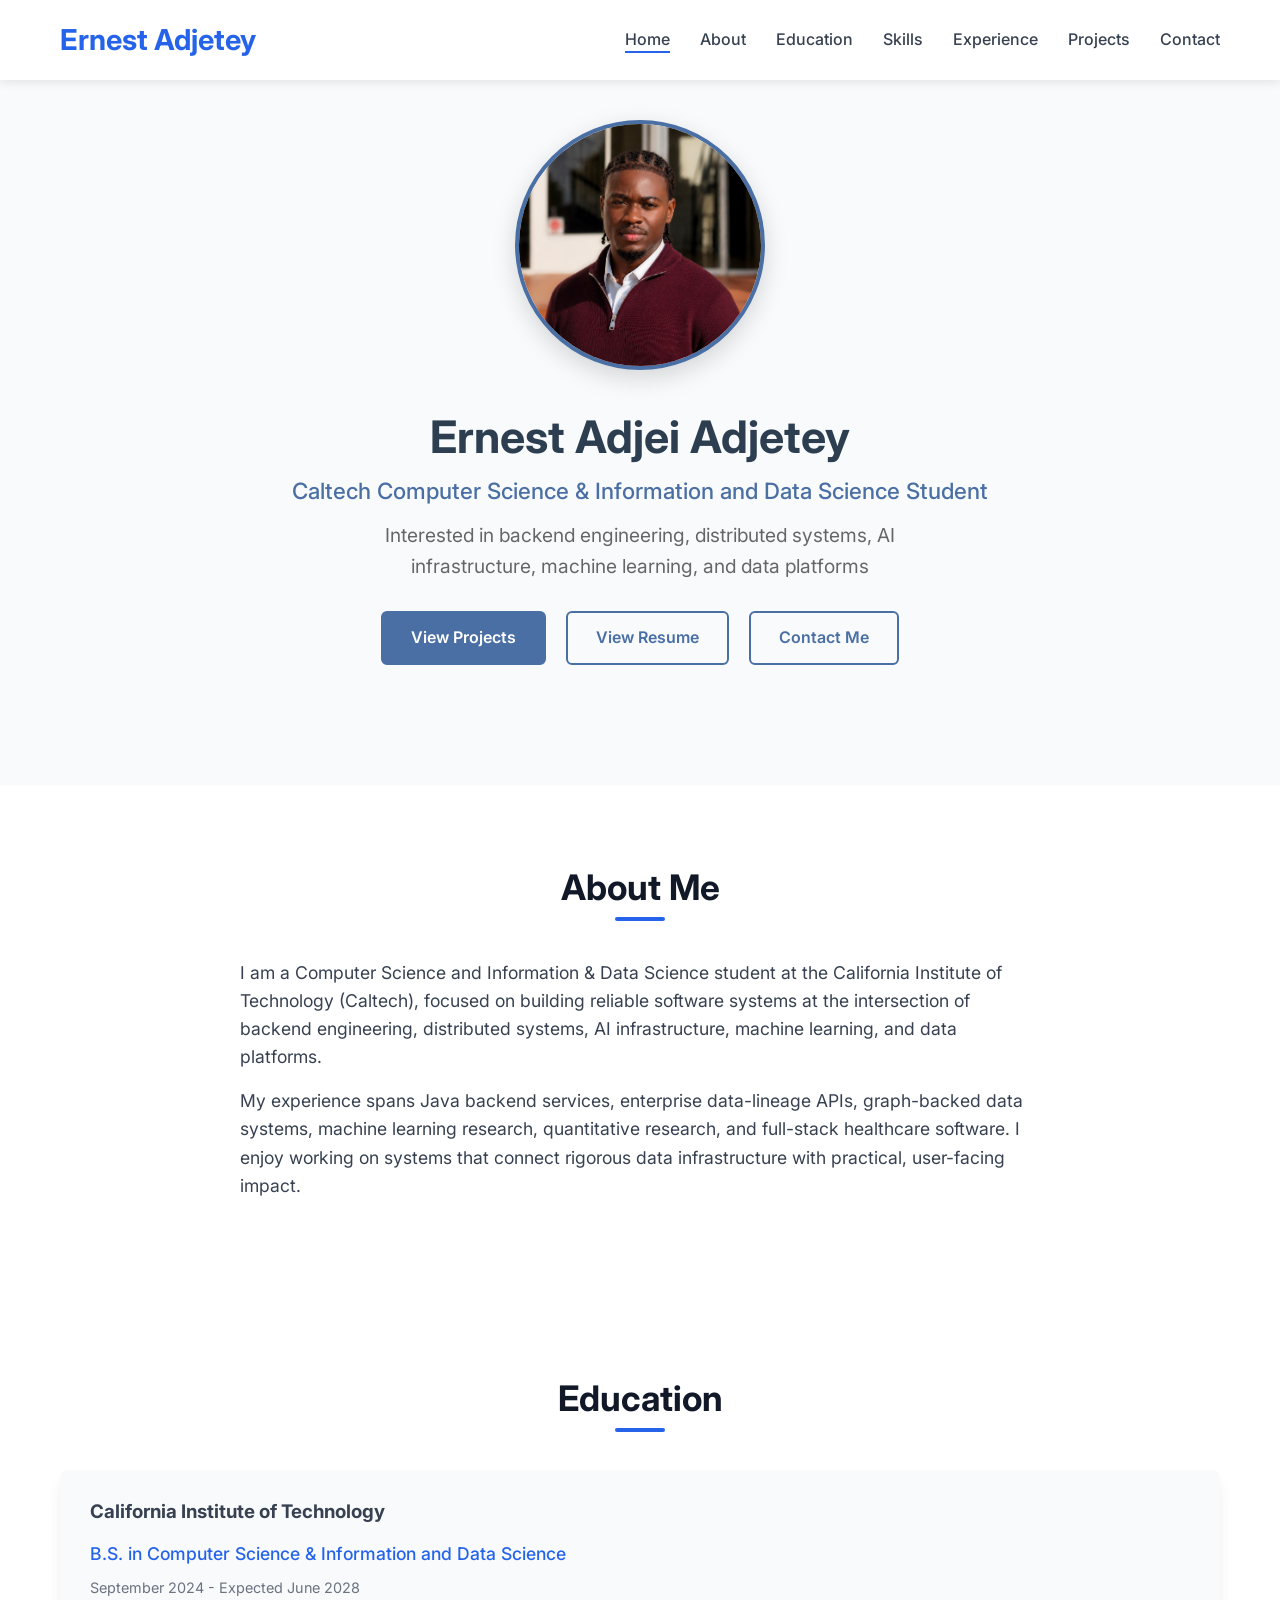
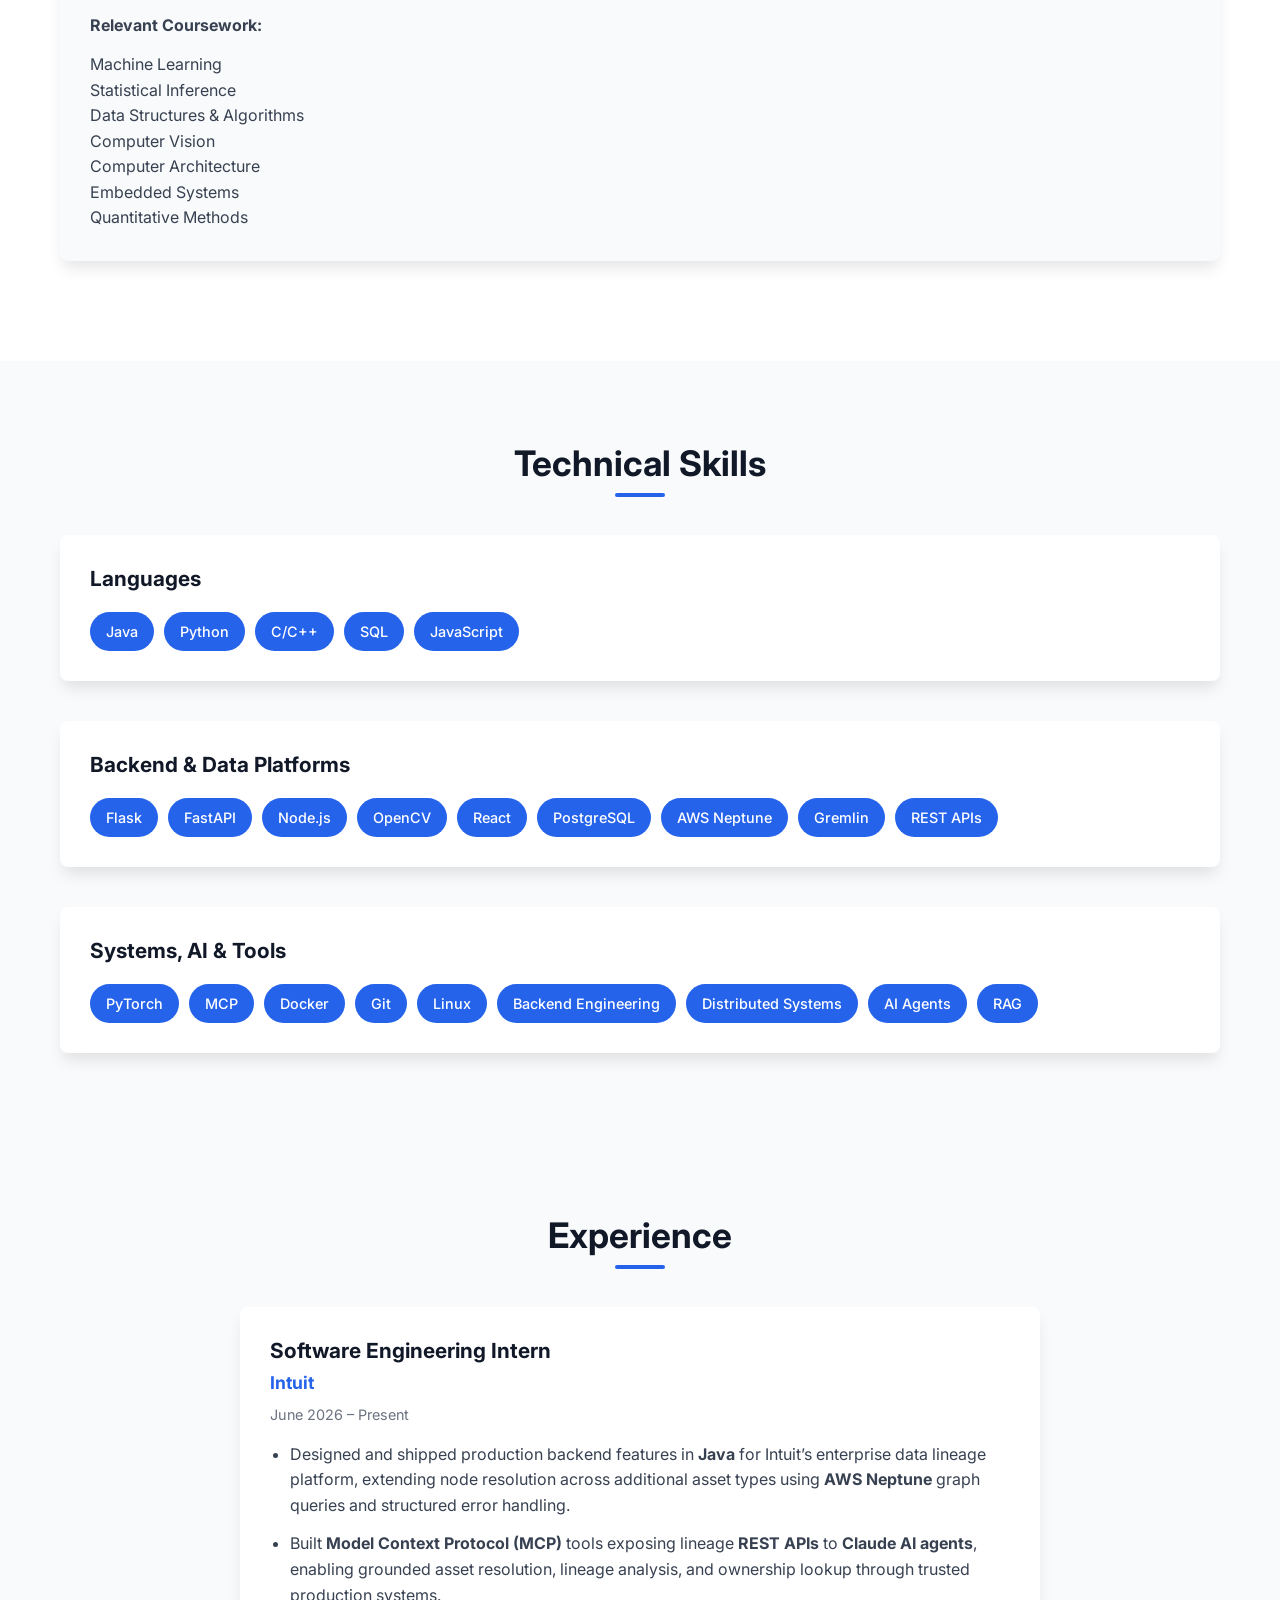
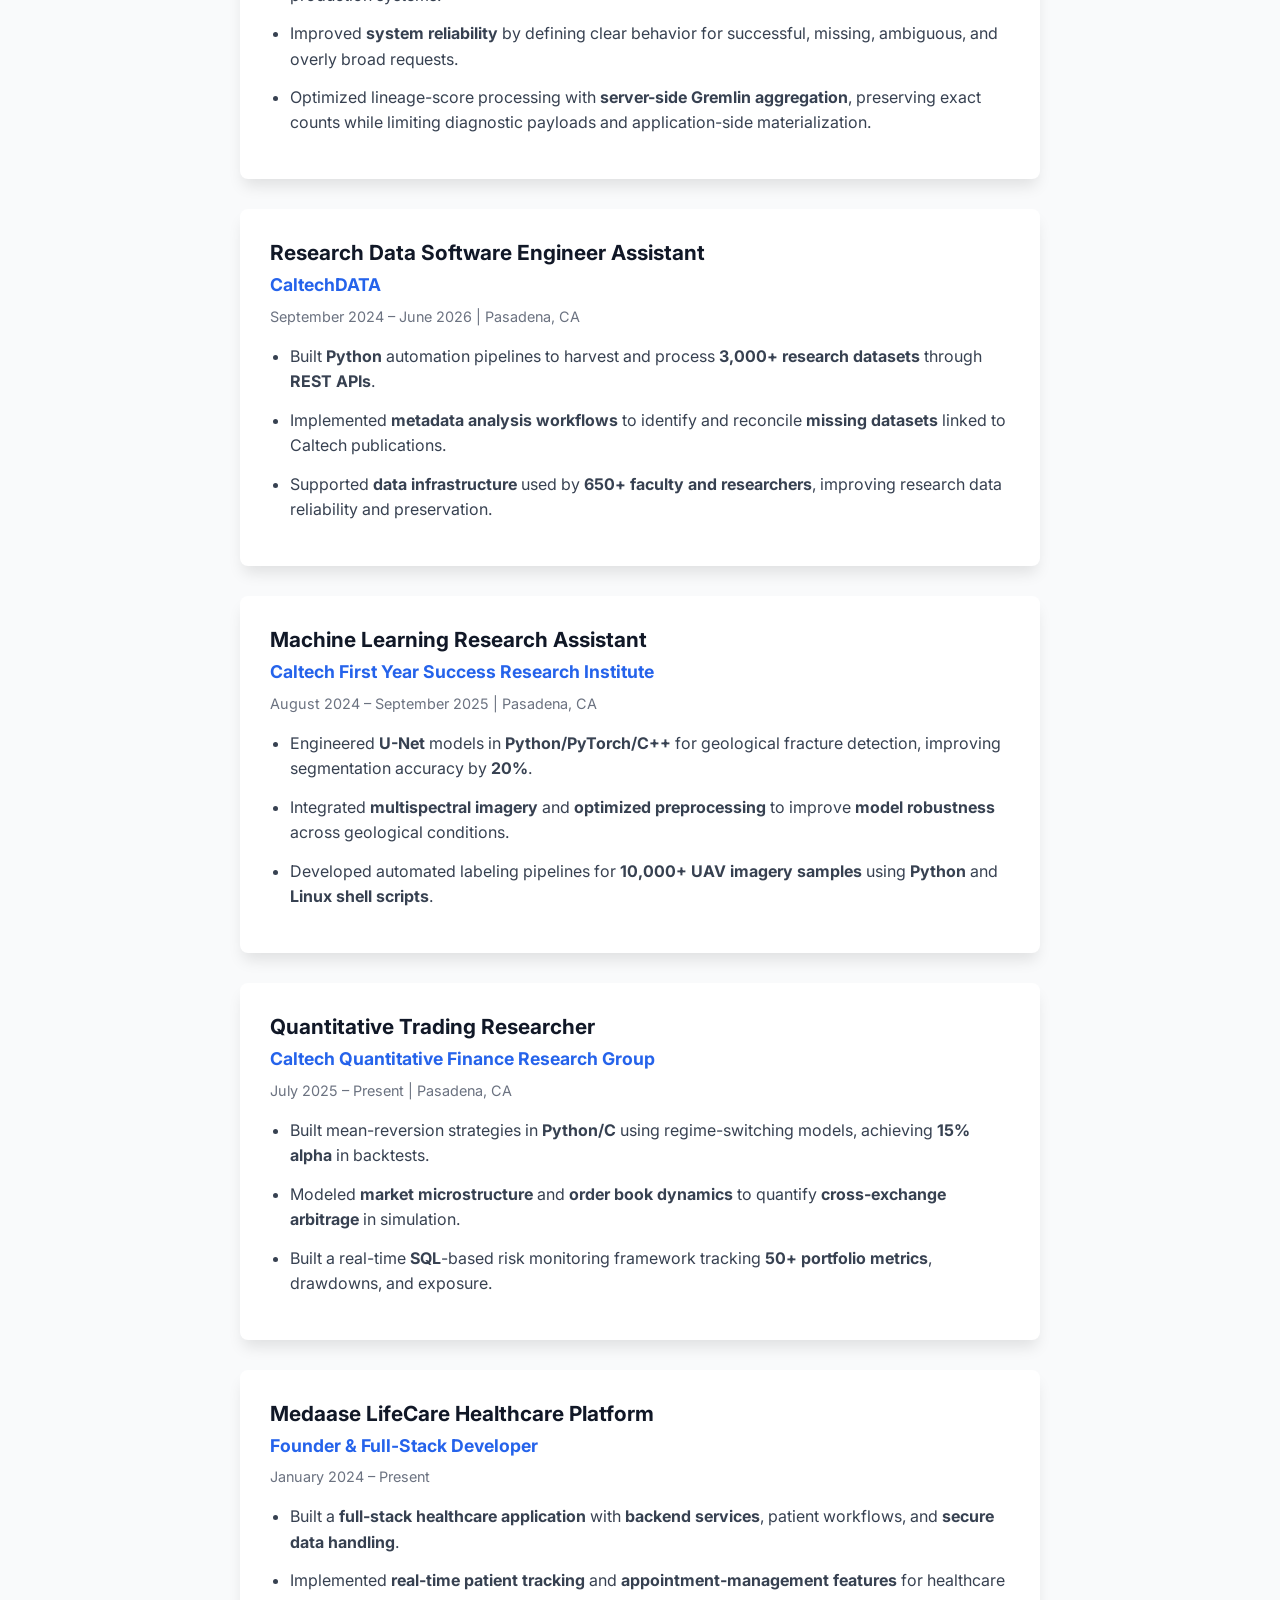
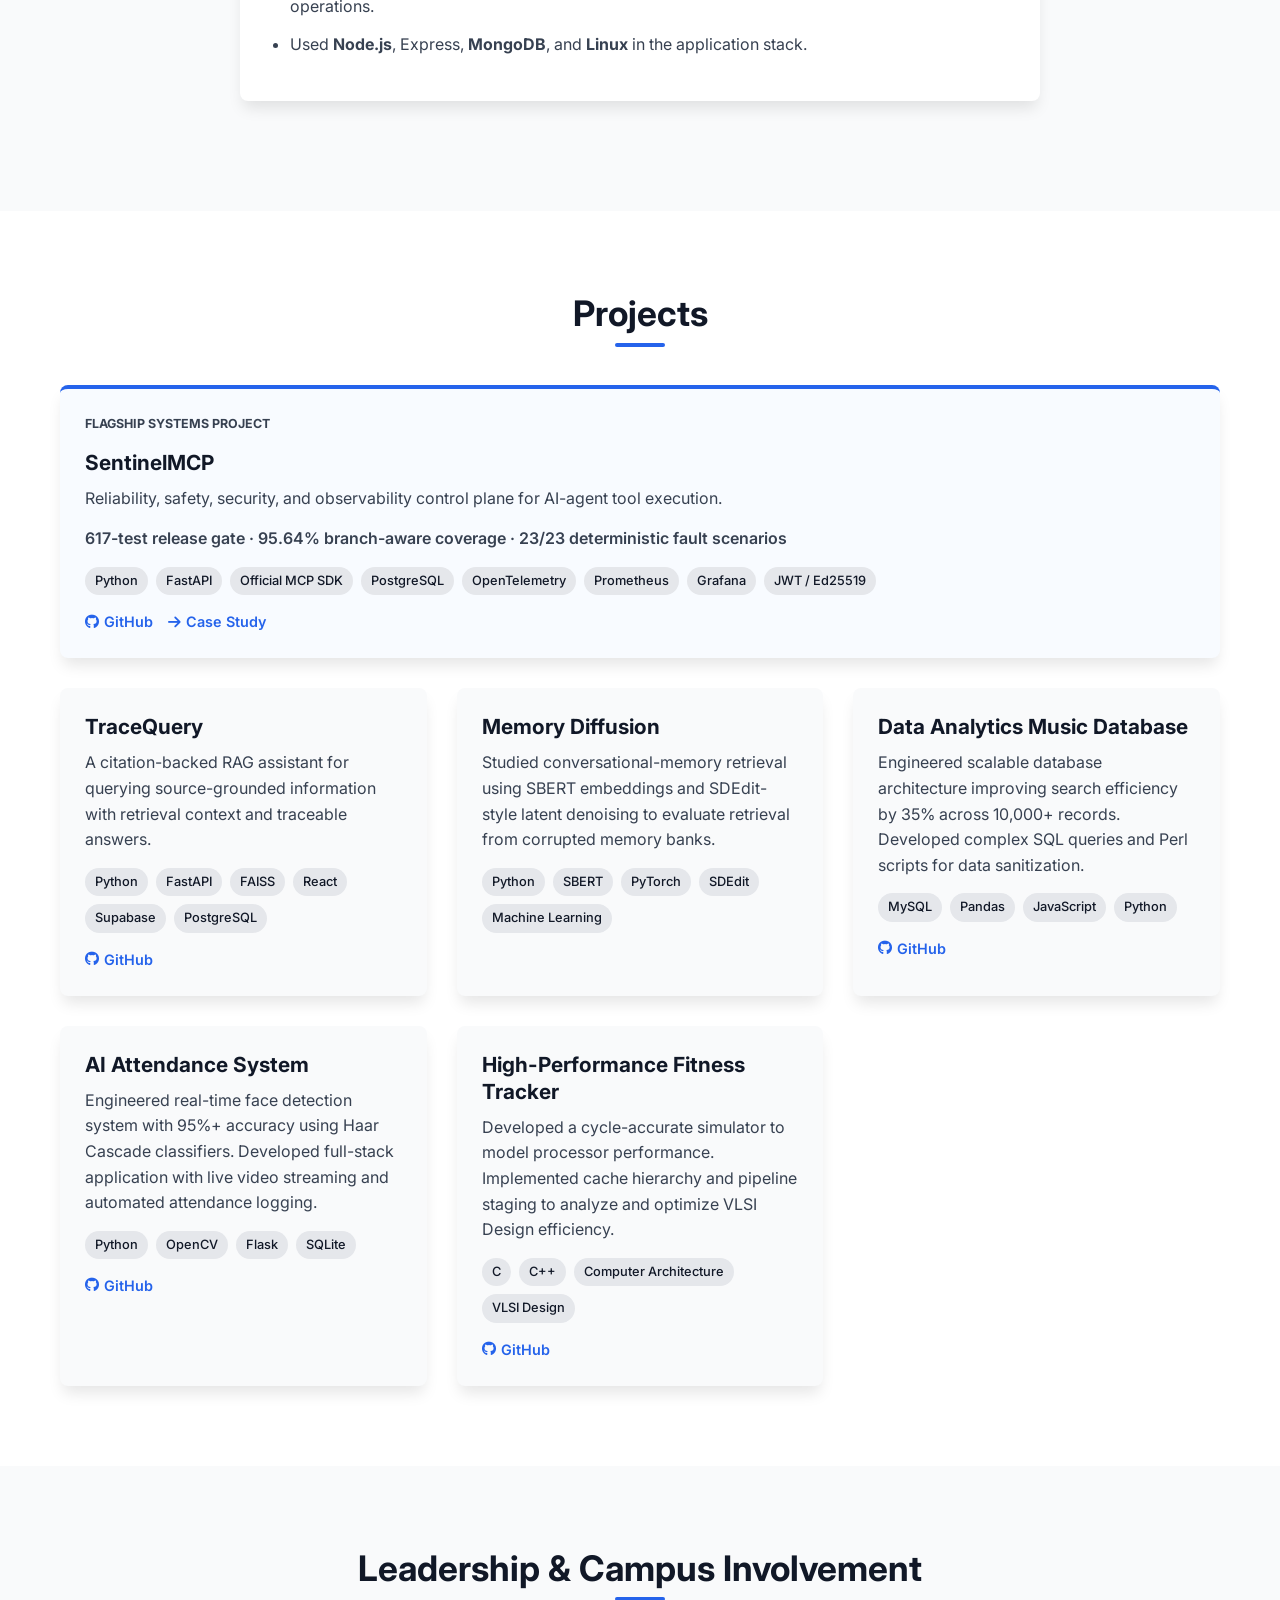
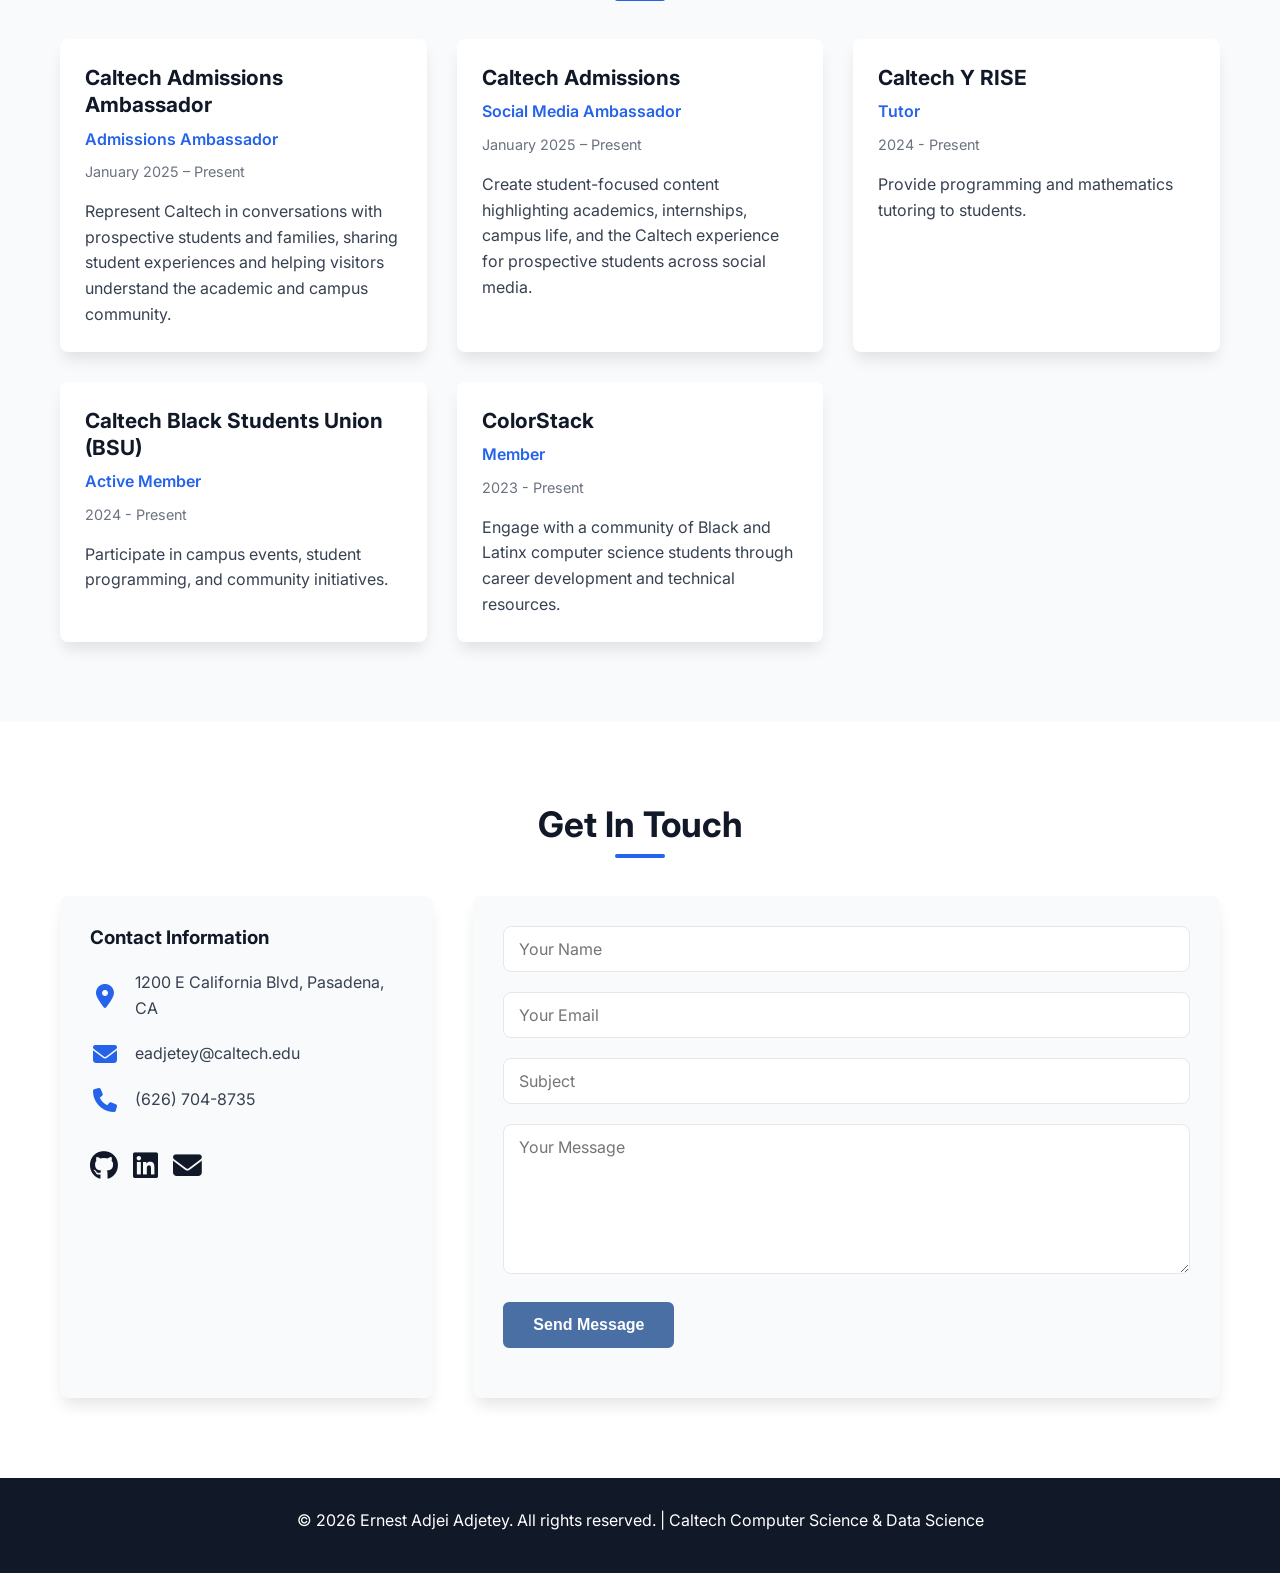
<file: index.html>
<!DOCTYPE html>
<html lang="en">
<head>
    <meta charset="UTF-8">
    <meta name="viewport" content="width=device-width, initial-scale=1.0">
    <title>Ernest Adjei Adjetey | Backend, Systems & AI Infrastructure</title>
    <meta name="description" content="Portfolio of Ernest Adjei Adjetey, a Caltech Computer Science and Information and Data Science student building backend systems, AI infrastructure, and data platforms.">
    <link rel="canonical" href="https://ernest-adjetey.github.io/">
    <meta property="og:type" content="website">
    <meta property="og:title" content="Ernest Adjei Adjetey | Backend, Systems & AI Infrastructure">
    <meta property="og:description" content="Caltech student building reliable backend systems, AI infrastructure, machine learning tools, and data platforms.">
    <meta property="og:url" content="https://ernest-adjetey.github.io/">
    <meta property="og:image" content="https://ernest-adjetey.github.io/profile.jpeg">
    <link rel="icon" type="image/jpeg" href="profile.jpeg">
    <link rel="stylesheet" href="style.css">
    <link rel="stylesheet" href="https://cdnjs.cloudflare.com/ajax/libs/font-awesome/6.4.0/css/all.min.css">
    <link href="https://fonts.googleapis.com/css2?family=Inter:wght@300;400;500;600;700;800&display=swap" rel="stylesheet">
</head>
<body>
    <!-- Navigation -->
    <header>
        <nav class="container" aria-label="Primary navigation">
            <div class="logo">Ernest Adjetey</div>
            <ul class="nav-links">
                <li><a href="#home" class="active">Home</a></li>
                <li><a href="#about">About</a></li>
                <li><a href="#education">Education</a></li>
                <li><a href="#skills">Skills</a></li>
                <li><a href="#experience">Experience</a></li>
                <li><a href="#projects">Projects</a></li>
                <li><a href="#contact">Contact</a></li>
            </ul>
            <button class="burger" type="button" aria-label="Toggle navigation" aria-expanded="false">
                <span class="line1"></span>
                <span class="line2"></span>
                <span class="line3"></span>
            </button>
        </nav>
    </header>

    <!-- Hero Section -->
    <section id="home" class="hero">
    <div class="container">
        <div class="hero-content">
            <div class="hero-image-center">
                <img src="profile.jpeg" alt="Ernest Adjetey" class="profile-img">
            </div>
            <div class="hero-text-center">
                <h1 class="hero-name">Ernest Adjei Adjetey</h1>
                <h2 class="hero-title">Caltech Computer Science & Information and Data Science Student</h2>
                <p class="hero-tagline">Interested in backend engineering, distributed systems, AI infrastructure, machine learning, and data platforms</p>
                <div class="cta-buttons">
                    <a href="#projects" class="btn primary-btn">View Projects</a>
                    <a href="Ernest_Adjei_Adjetey_Resume.pdf" class="btn secondary-btn" target="_blank" rel="noopener">View Resume</a>
                    <a href="#contact" class="btn secondary-btn">Contact Me</a>
                </div>
            </div>
        </div>
    </div>
    </section>

    <!-- About Section -->
    <section id="about" class="about">
        <div class="container">
            <h2 class="section-title">About Me</h2>
            <div class="about-content">
                <div class="about-text">
                    <p>I am a Computer Science and Information & Data Science student at the California Institute of Technology (Caltech), focused on building reliable software systems at the intersection of backend engineering, distributed systems, AI infrastructure, machine learning, and data platforms.</p>
                    <p>My experience spans Java backend services, enterprise data-lineage APIs, graph-backed data systems, machine learning research, quantitative research, and full-stack healthcare software. I enjoy working on systems that connect rigorous data infrastructure with practical, user-facing impact.</p>
                </div>
            </div>
        </div>
    </section>

    <!-- Education Section -->
    <section id="education" class="education">
        <div class="container">
            <h2 class="section-title">Education</h2>
            <div class="education-item">
                <h3>California Institute of Technology</h3>
                <p class="degree">B.S. in Computer Science & Information and Data Science</p>
                <p class="duration">September 2024 - Expected June 2028</p>
                <h4>Relevant Coursework:</h4>
                <ul>
                    <li>Machine Learning</li>
                    <li>Statistical Inference</li>
                    <li>Data Structures & Algorithms</li>
                    <li>Computer Vision</li>
                    <li>Computer Architecture</li>
                    <li>Embedded Systems</li>
                    <li>Quantitative Methods</li>
                </ul>
            </div>
        </div>
    </section>

    <!-- Skills Section -->
    <section id="skills" class="skills">
        <div class="container">
            <h2 class="section-title">Technical Skills</h2>
            <div class="skills-content">
                <div class="skill-category">
                    <h3>Languages</h3>
                    <div class="skill-items">
                        <span class="skill-badge">Java</span>
                        <span class="skill-badge">Python</span>
                        <span class="skill-badge">C/C++</span>
                        <span class="skill-badge">SQL</span>
                        <span class="skill-badge">JavaScript</span>
                    </div>
                </div>
                <div class="skill-category">
                    <h3>Backend & Data Platforms</h3>
                    <div class="skill-items">
                        <span class="skill-badge">Flask</span>
                        <span class="skill-badge">FastAPI</span>
                        <span class="skill-badge">Node.js</span>
                        <span class="skill-badge">OpenCV</span>
                        <span class="skill-badge">React</span>
                        <span class="skill-badge">PostgreSQL</span>
                        <span class="skill-badge">AWS Neptune</span>
                        <span class="skill-badge">Gremlin</span>
                        <span class="skill-badge">REST APIs</span>
                    </div>
                </div>
                <div class="skill-category">
                    <h3>Systems, AI & Tools</h3>
                    <div class="skill-items">
                        <span class="skill-badge">PyTorch</span>
                        <span class="skill-badge">MCP</span>
                        <span class="skill-badge">Docker</span>
                        <span class="skill-badge">Git</span>
                        <span class="skill-badge">Linux</span>
                        <span class="skill-badge">Backend Engineering</span>
                        <span class="skill-badge">Distributed Systems</span>
                        <span class="skill-badge">AI Agents</span>
                        <span class="skill-badge">RAG</span>
                    </div>
                </div>
            </div>
        </div>
    </section>

    <!-- Experience Section -->
    <section id="experience" class="experience">
        <div class="container">
            <h2 class="section-title">Experience</h2>
            <div class="timeline">
                <div class="timeline-item">
                    <div class="timeline-content">
                        <h3>Software Engineering Intern</h3>
                        <h4>Intuit</h4>
                        <p class="duration">June 2026 – Present</p>
                        <ul>
                            <li>Designed and shipped production backend features in <strong>Java</strong> for Intuit’s enterprise data lineage platform, extending node resolution across additional asset types using <strong>AWS Neptune</strong> graph queries and structured error handling.</li>
                            <li>Built <strong>Model Context Protocol (MCP)</strong> tools exposing lineage <strong>REST APIs</strong> to <strong>Claude AI agents</strong>, enabling grounded asset resolution, lineage analysis, and ownership lookup through trusted production systems.</li>
                            <li>Improved <strong>system reliability</strong> by defining clear behavior for successful, missing, ambiguous, and overly broad requests.</li>
                            <li>Optimized lineage-score processing with <strong>server-side Gremlin aggregation</strong>, preserving exact counts while limiting diagnostic payloads and application-side materialization.</li>
                        </ul>
                    </div>
                </div>

                <div class="timeline-item">
                    <div class="timeline-content">
                        <h3>Research Data Software Engineer Assistant</h3>
                        <h4>CaltechDATA</h4>
                        <p class="duration">September 2024 – June 2026 | Pasadena, CA</p>
                        <ul>
                            <li>Built <strong>Python</strong> automation pipelines to harvest and process <strong>3,000+ research datasets</strong> through <strong>REST APIs</strong>.</li>
                            <li>Implemented <strong>metadata analysis workflows</strong> to identify and reconcile <strong>missing datasets</strong> linked to Caltech publications.</li>
                            <li>Supported <strong>data infrastructure</strong> used by <strong>650+ faculty and researchers</strong>, improving research data reliability and preservation.</li>
                        </ul>
                    </div>
                </div>
                
                <div class="timeline-item">
                    <div class="timeline-content">
                        <h3>Machine Learning Research Assistant</h3>
                        <h4>Caltech First Year Success Research Institute</h4>
                        <p class="duration">August 2024 – September 2025 | Pasadena, CA</p>
                        <ul>
                            <li>Engineered <strong>U-Net</strong> models in <strong>Python/PyTorch/C++</strong> for geological fracture detection, improving segmentation accuracy by <strong>20%</strong>.</li>
                            <li>Integrated <strong>multispectral imagery</strong> and <strong>optimized preprocessing</strong> to improve <strong>model robustness</strong> across geological conditions.</li>
                            <li>Developed automated labeling pipelines for <strong>10,000+ UAV imagery samples</strong> using <strong>Python</strong> and <strong>Linux shell scripts</strong>.</li>
                        </ul>
                    </div>
                </div>
                
                <div class="timeline-item">
                    <div class="timeline-content">
                        <h3>Quantitative Trading Researcher</h3>
                        <h4>Caltech Quantitative Finance Research Group</h4>
                        <p class="duration">July 2025 – Present | Pasadena, CA</p>
                        <ul>
                            <li>Built mean-reversion strategies in <strong>Python/C</strong> using regime-switching models, achieving <strong>15% alpha</strong> in backtests.</li>
                            <li>Modeled <strong>market microstructure</strong> and <strong>order book dynamics</strong> to quantify <strong>cross-exchange arbitrage</strong> in simulation.</li>
                            <li>Built a real-time <strong>SQL</strong>-based risk monitoring framework tracking <strong>50+ portfolio metrics</strong>, drawdowns, and exposure.</li>
                        </ul>
                    </div>
                </div>

                <div class="timeline-item">
                    <div class="timeline-content">
                        <h3>Medaase LifeCare Healthcare Platform</h3>
                        <h4>Founder & Full-Stack Developer</h4>
                        <p class="duration">January 2024 – Present</p>
                        <ul>
                            <li>Built a <strong>full-stack healthcare application</strong> with <strong>backend services</strong>, patient workflows, and <strong>secure data handling</strong>.</li>
                            <li>Implemented <strong>real-time patient tracking</strong> and <strong>appointment-management features</strong> for healthcare operations.</li>
                            <li>Used <strong>Node.js</strong>, Express, <strong>MongoDB</strong>, and <strong>Linux</strong> in the application stack.</li>
                        </ul>
                    </div>
                </div>
            </div>
        </div>
    </section>

    <!-- Projects Section -->
    <section id="projects" class="projects">
        <div class="container">
            <h2 class="section-title">Projects</h2>
            <div class="projects-grid">
                <article class="project-card flagship-project">
                    <div class="project-content">
                        <p class="project-eyebrow">Flagship Systems Project</p>
                        <h3>SentinelMCP</h3>
                        <p>Reliability, safety, security, and observability control plane for AI-agent tool execution.</p>
                        <p class="project-evidence">617-test release gate · 95.64% branch-aware coverage · 23/23 deterministic fault scenarios</p>
                        <div class="tech-stack">
                            <span>Python</span>
                            <span>FastAPI</span>
                            <span>Official MCP SDK</span>
                            <span>PostgreSQL</span>
                            <span>OpenTelemetry</span>
                            <span>Prometheus</span>
                            <span>Grafana</span>
                            <span>JWT / Ed25519</span>
                        </div>
                        <div class="project-links">
                            <a href="https://github.com/ernest-adjetey/SentinelMCP" class="project-link" target="_blank" rel="noopener noreferrer"><i class="fab fa-github" aria-hidden="true"></i> GitHub</a>
                            <a href="sentinelmcp.html" class="project-link"><i class="fas fa-arrow-right" aria-hidden="true"></i> Case Study</a>
                        </div>
                    </div>
                </article>

                <div class="project-card">
                    <div class="project-content">
                        <h3>TraceQuery</h3>
                        <p>A citation-backed RAG assistant for querying source-grounded information with retrieval context and traceable answers.</p>
                        <div class="tech-stack">
                            <span>Python</span>
                            <span>FastAPI</span>
                            <span>FAISS</span>
                            <span>React</span>
                            <span>Supabase</span>
                            <span>PostgreSQL</span>
                        </div>
                        <div class="project-links">
                            <a href="https://github.com/ernest-adjetey/tracequery" class="project-link" target="_blank" rel="noopener noreferrer"><i class="fab fa-github" aria-hidden="true"></i> GitHub</a>
                        </div>
                    </div>
                </div>

                <div class="project-card">
                    <div class="project-content">
                        <h3>Memory Diffusion</h3>
                        <p>Studied conversational-memory retrieval using SBERT embeddings and SDEdit-style latent denoising to evaluate retrieval from corrupted memory banks.</p>
                        <div class="tech-stack">
                            <span>Python</span>
                            <span>SBERT</span>
                            <span>PyTorch</span>
                            <span>SDEdit</span>
                            <span>Machine Learning</span>
                        </div>
                    </div>
                </div>

                <!-- Project 1 -->
                <div class="project-card">
                    <div class="project-content">
                        <h3>Data Analytics Music Database</h3>
                        <p>Engineered scalable database architecture improving search efficiency by 35% across 10,000+ records. Developed complex SQL queries and Perl scripts for data sanitization.</p>
                        <div class="tech-stack">
                            <span>MySQL</span>
                            <span>Pandas</span>
                            <span>JavaScript</span>
                            <span>Python</span>
                        </div>
                        <div class="project-links">
                            <a href="https://github.com/ernest-adjetey/music-database-app" class="project-link"><i class="fab fa-github"></i> GitHub</a>
                        </div>
                    </div>
                </div>
                <!-- Project 2 -->
                <div class="project-card">
                    <div class="project-content">
                        <h3>AI Attendance System</h3>
                        <p>Engineered real-time face detection system with 95%+ accuracy using Haar Cascade classifiers. Developed full-stack application with live video streaming and automated attendance logging.</p>
                        <div class="tech-stack">
                            <span>Python</span>
                            <span>OpenCV</span>
                            <span>Flask</span>
                            <span>SQLite</span>
                        </div>
                        <div class="project-links">
                            <a href="https://github.com/ernest-adjetey/ai-attendance-system" class="project-link"><i class="fab fa-github"></i> GitHub</a>
                        </div>
                    </div>
                </div>
                <!-- Project 3 -->
                <div class="project-card">
                    <div class="project-content">
                        <h3>High-Performance Fitness Tracker</h3>
                        <p>Developed a cycle-accurate simulator to model processor performance. Implemented cache hierarchy and pipeline staging to analyze and optimize VLSI Design efficiency.</p>
                        <div class="tech-stack">
                            <span>C</span>
                            <span>C++</span>
                            <span>Computer Architecture</span>
                            <span>VLSI Design</span>
                        </div>
                        <div class="project-links">
                            <a href="https://github.com/ernest-adjetey/fitness-tracker-db" class="project-link"><i class="fab fa-github"></i> GitHub</a>
                        </div>
                    </div>
                </div>
            </div>
        </div>
    </section>

    <!-- Leadership & Campus Involvement Section -->
    <section class="activities">
        <div class="container">
            <h2 class="section-title">Leadership & Campus Involvement</h2>
            <div class="activities-grid">
                <div class="activity-card">
                    <h3>Caltech Admissions Ambassador</h3>
                    <p class="role">Admissions Ambassador</p>
                    <p class="duration">January 2025 – Present</p>
                    <p>Represent Caltech in conversations with prospective students and families, sharing student experiences and helping visitors understand the academic and campus community.</p>
                </div>
                <div class="activity-card">
                    <h3>Caltech Admissions</h3>
                    <p class="role">Social Media Ambassador</p>
                    <p class="duration">January 2025 – Present</p>
                    <p>Create student-focused content highlighting academics, internships, campus life, and the Caltech experience for prospective students across social media.</p>
                </div>
                <div class="activity-card">
                    <h3>Caltech Y RISE</h3>
                    <p class="role">Tutor</p>
                    <p class="duration">2024 - Present</p>
                    <p>Provide programming and mathematics tutoring to students.</p>
                </div>
                <div class="activity-card">
                    <h3>Caltech Black Students Union (BSU)</h3>
                    <p class="role">Active Member</p>
                    <p class="duration">2024 - Present</p>
                    <p>Participate in campus events, student programming, and community initiatives.</p>
                </div>
                <div class="activity-card">
                    <h3>ColorStack</h3>
                    <p class="role">Member</p>
                    <p class="duration">2023 - Present</p>
                    <p>Engage with a community of Black and Latinx computer science students through career development and technical resources.</p>
                </div>
            </div>
        </div>
    </section>

    <!-- Contact Section -->
    <section id="contact" class="contact">
        <div class="container">
            <h2 class="section-title">Get In Touch</h2>
            <div class="contact-content">
                <div class="contact-info">
                    <h3>Contact Information</h3>
                    <div class="contact-item">
                        <i class="fas fa-map-marker-alt"></i>
                        <p>1200 E California Blvd, Pasadena, CA</p>
                    </div>
                    <div class="contact-item">
                        <i class="fas fa-envelope"></i>
                        <p>eadjetey@caltech.edu</p>
                    </div>
                    <div class="contact-item">
                        <i class="fas fa-phone"></i>
                        <p>(626) 704-8735</p>
                    </div>
                    <div class="social-links">
                        <a href="https://github.com/ernest-adjetey" aria-label="GitHub profile"><i class="fab fa-github" aria-hidden="true"></i></a>
                        <a href="https://www.linkedin.com/in/ernest-adjetey-084008213" aria-label="LinkedIn profile"><i class="fab fa-linkedin" aria-hidden="true"></i></a>
                        <a href="mailto:eadjetey@caltech.edu" aria-label="Email Ernest Adjetey"><i class="fas fa-envelope" aria-hidden="true"></i></a>
                    </div>
                </div>
                <div class="contact-form">
                    <form id="contactForm" action="mailto:eadjetey@caltech.edu" method="get">
                        <div class="form-group">
                            <label class="sr-only" for="name">Your name</label>
                            <input type="text" id="name" name="name" placeholder="Your Name" autocomplete="name" required>
                        </div>
                        <div class="form-group">
                            <label class="sr-only" for="email">Your email</label>
                            <input type="email" id="email" name="email" placeholder="Your Email" autocomplete="email" required>
                        </div>
                        <div class="form-group">
                            <label class="sr-only" for="subject">Subject</label>
                            <input type="text" id="subject" name="subject" placeholder="Subject" required>
                        </div>
                        <div class="form-group">
                            <label class="sr-only" for="message">Your message</label>
                            <textarea id="message" name="message" placeholder="Your Message" required></textarea>
                        </div>
                        <button type="submit" class="btn primary-btn">Send Message</button>
                    </form>
                    <div id="form-status"></div>
                </div>
            </div>
        </div>
    </section>

    <!-- Footer -->
    <footer>
        <div class="container">
            <p>&copy; 2026 Ernest Adjei Adjetey. All rights reserved. | Caltech Computer Science & Data Science</p>
        </div>
    </footer>

    <script src="script.js"></script>
</body>
</html>
</file>
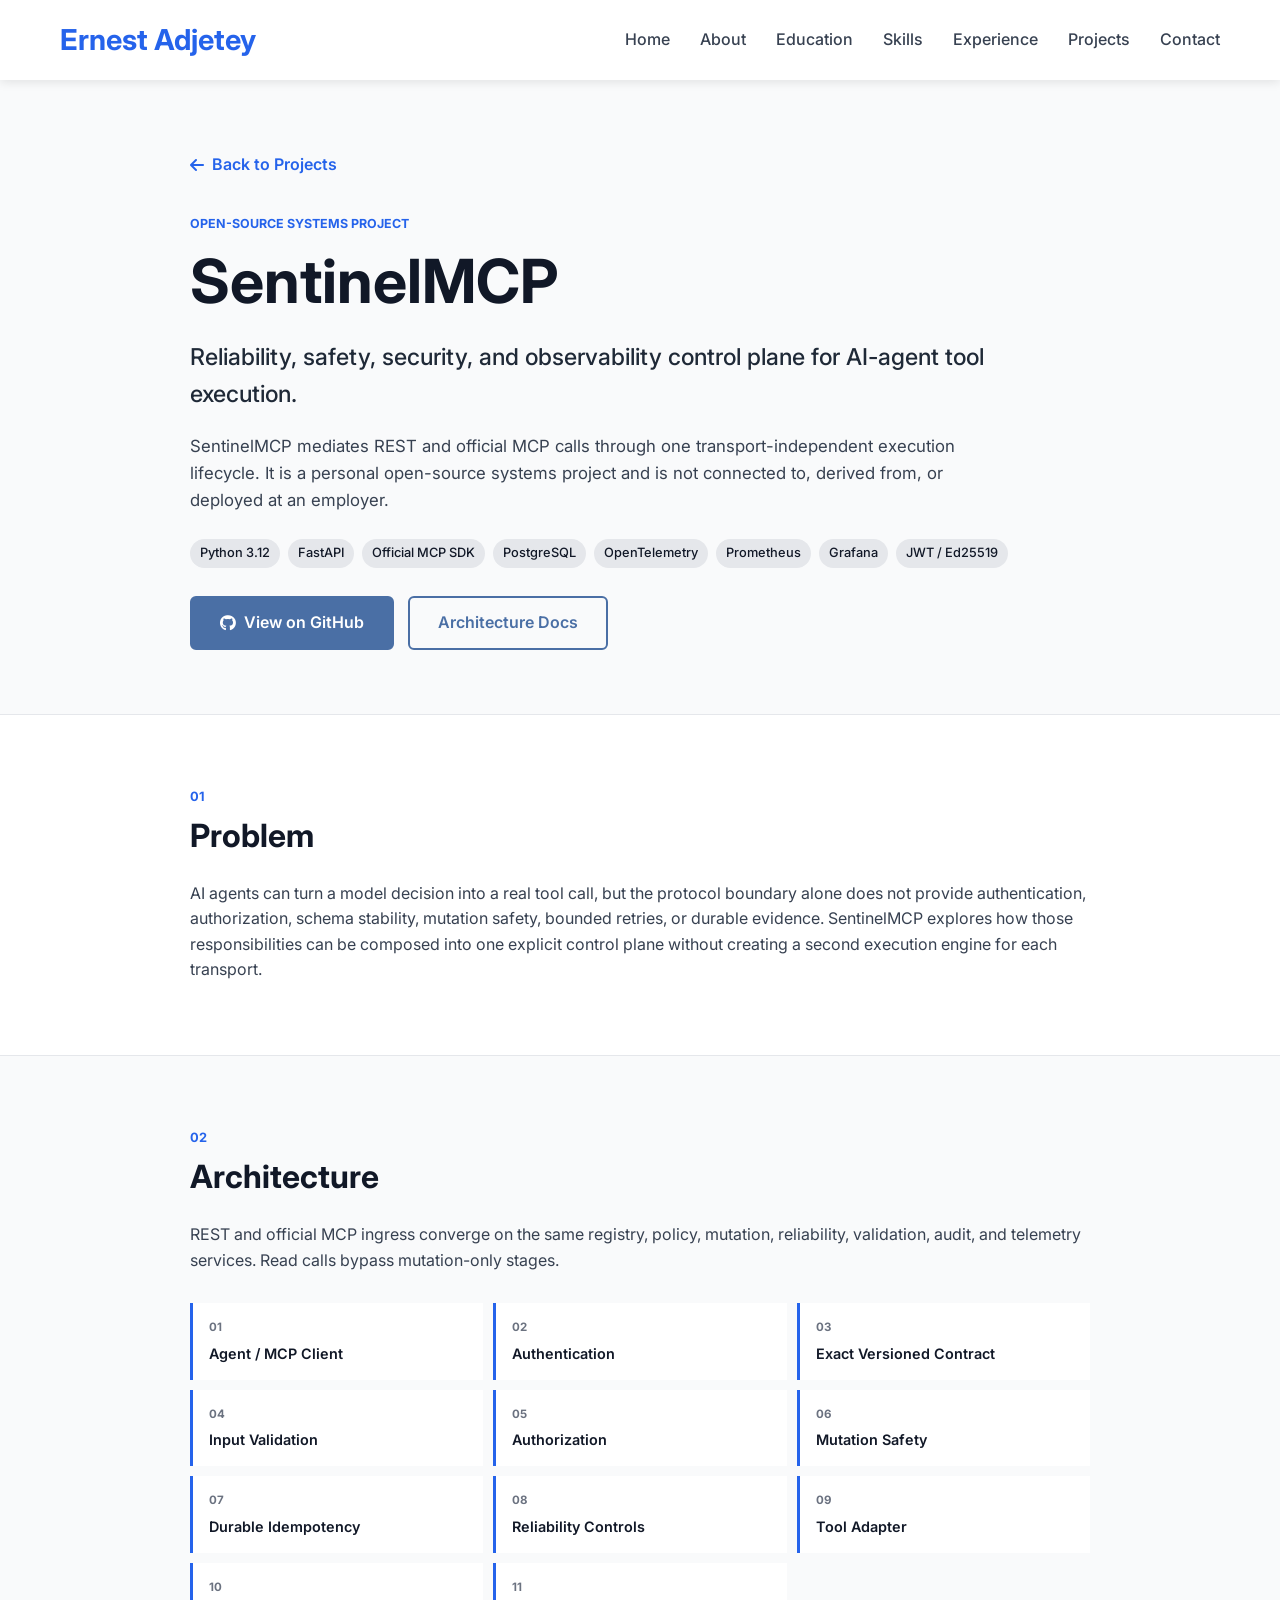
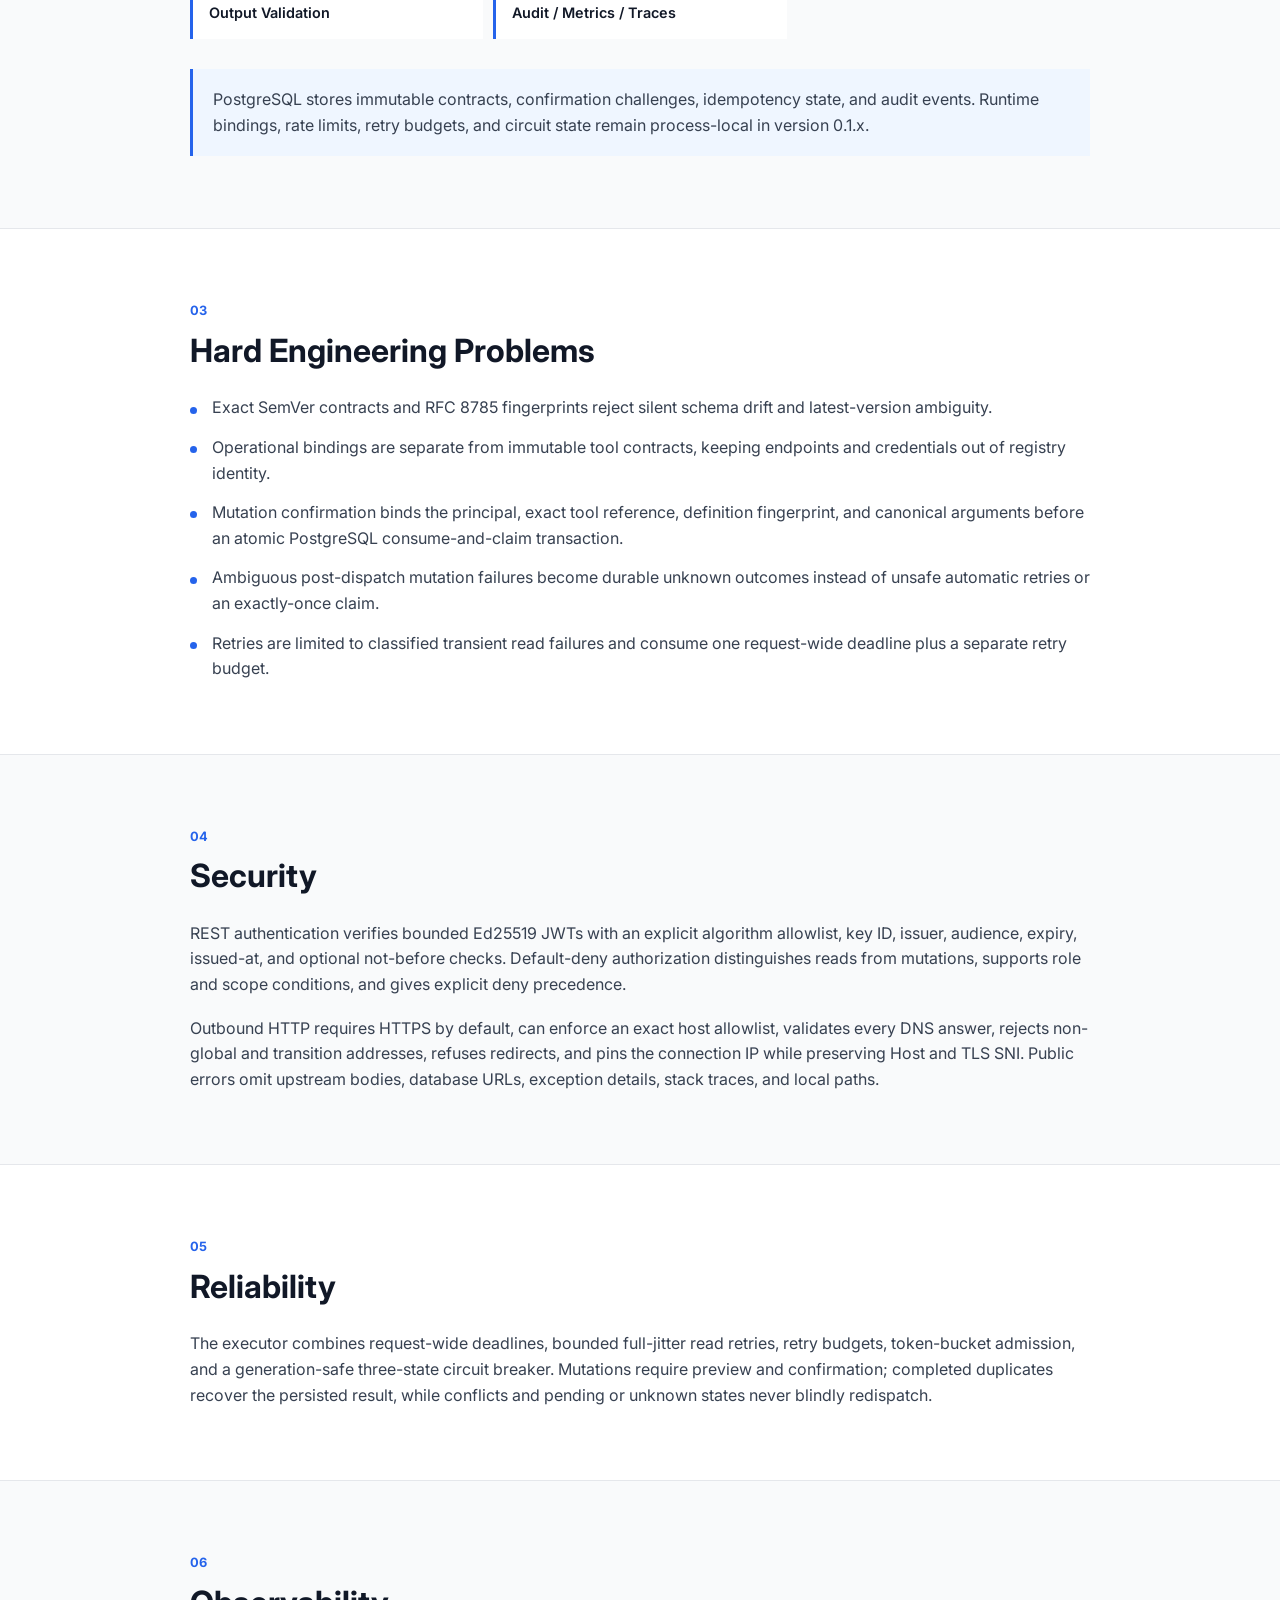
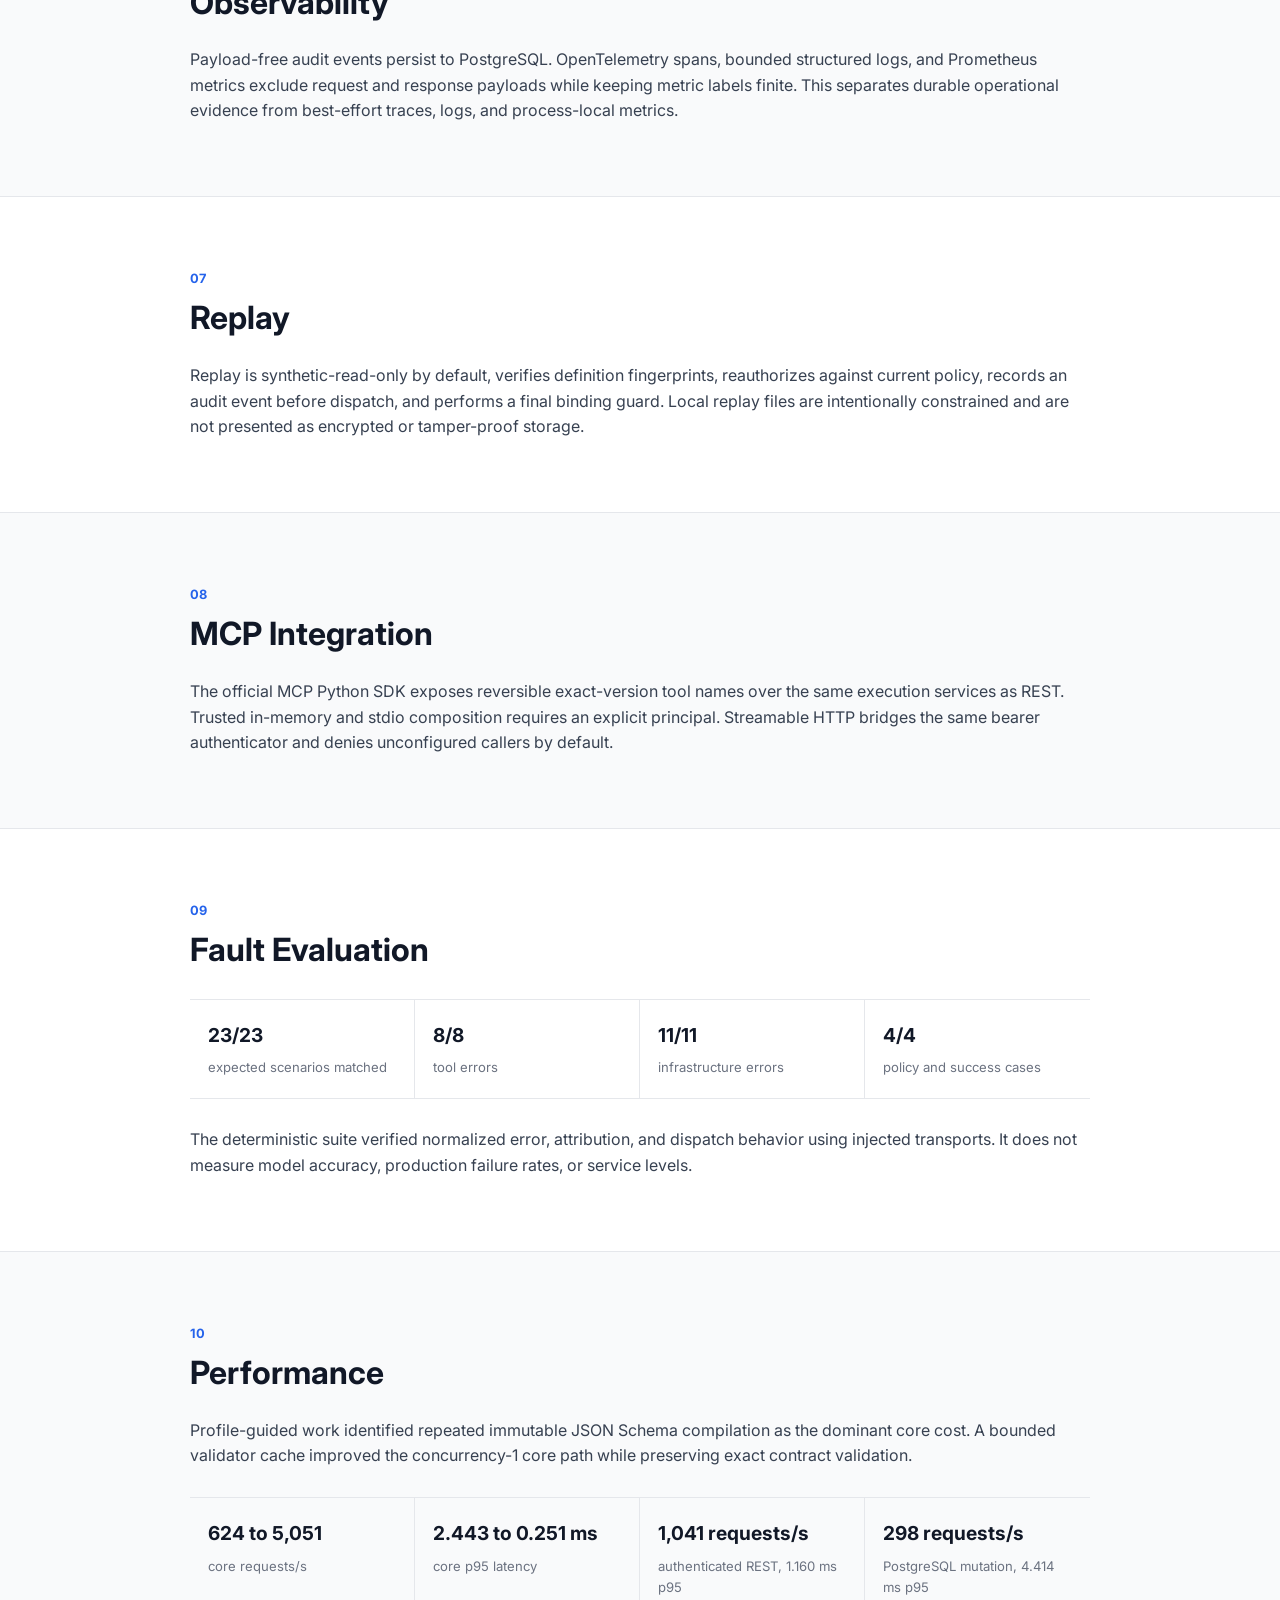
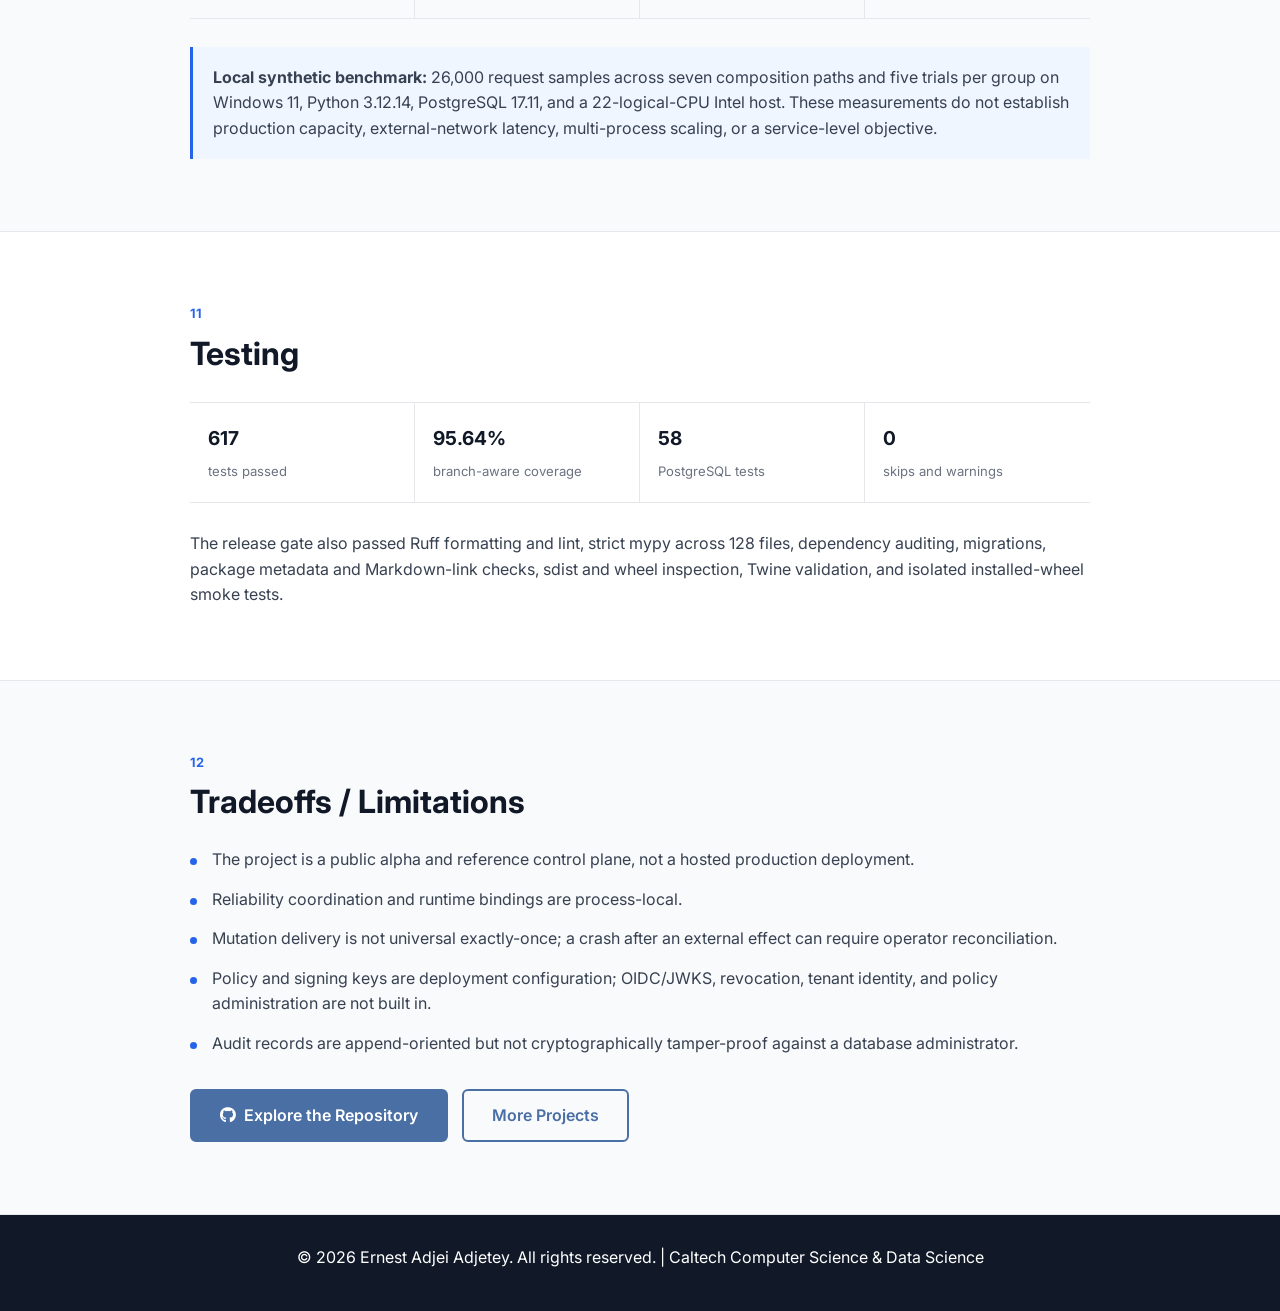
<file: sentinelmcp.html>
<!DOCTYPE html>
<html lang="en">
<head>
    <meta charset="UTF-8">
    <meta name="viewport" content="width=device-width, initial-scale=1.0">
    <title>SentinelMCP Case Study | Ernest Adjei Adjetey</title>
    <meta name="description" content="A technical case study of SentinelMCP, an open-source control plane for reliable, safe, secure, and observable AI-agent tool execution.">
    <link rel="canonical" href="https://ernest-adjetey.github.io/sentinelmcp.html">
    <meta property="og:type" content="article">
    <meta property="og:title" content="SentinelMCP Case Study | Ernest Adjei Adjetey">
    <meta property="og:description" content="Architecture, reliability, security, replay, evaluation, and verified local benchmark evidence for SentinelMCP.">
    <meta property="og:url" content="https://ernest-adjetey.github.io/sentinelmcp.html">
    <meta property="og:image" content="https://ernest-adjetey.github.io/profile.jpeg">
    <link rel="icon" type="image/jpeg" href="profile.jpeg">
    <link rel="stylesheet" href="style.css">
    <link rel="stylesheet" href="https://cdnjs.cloudflare.com/ajax/libs/font-awesome/6.4.0/css/all.min.css">
    <link href="https://fonts.googleapis.com/css2?family=Inter:wght@300;400;500;600;700;800&display=swap" rel="stylesheet">
</head>
<body>
    <header>
        <nav class="container" aria-label="Primary navigation">
            <a class="logo" href="index.html#home">Ernest Adjetey</a>
            <ul class="nav-links">
                <li><a href="index.html#home">Home</a></li>
                <li><a href="index.html#about">About</a></li>
                <li><a href="index.html#education">Education</a></li>
                <li><a href="index.html#skills">Skills</a></li>
                <li><a href="index.html#experience">Experience</a></li>
                <li><a href="index.html#projects" class="active">Projects</a></li>
                <li><a href="index.html#contact">Contact</a></li>
            </ul>
            <button class="burger" type="button" aria-label="Toggle navigation" aria-expanded="false">
                <span class="line1"></span>
                <span class="line2"></span>
                <span class="line3"></span>
            </button>
        </nav>
    </header>

    <main class="case-study">
        <section class="case-hero">
            <div class="container case-hero-content">
                <a class="case-back" href="index.html#projects"><i class="fas fa-arrow-left" aria-hidden="true"></i> Back to Projects</a>
                <p class="case-eyebrow">Open-Source Systems Project</p>
                <h1>SentinelMCP</h1>
                <p class="case-lead">Reliability, safety, security, and observability control plane for AI-agent tool execution.</p>
                <p class="case-intro">SentinelMCP mediates REST and official MCP calls through one transport-independent execution lifecycle. It is a personal open-source systems project and is not connected to, derived from, or deployed at an employer.</p>
                <div class="tech-stack case-tech" aria-label="Project technologies">
                    <span>Python 3.12</span>
                    <span>FastAPI</span>
                    <span>Official MCP SDK</span>
                    <span>PostgreSQL</span>
                    <span>OpenTelemetry</span>
                    <span>Prometheus</span>
                    <span>Grafana</span>
                    <span>JWT / Ed25519</span>
                </div>
                <div class="case-actions">
                    <a href="https://github.com/ernest-adjetey/SentinelMCP" class="btn primary-btn" target="_blank" rel="noopener noreferrer"><i class="fab fa-github" aria-hidden="true"></i> View on GitHub</a>
                    <a href="https://github.com/ernest-adjetey/SentinelMCP/blob/main/docs/ARCHITECTURE.md" class="btn secondary-btn" target="_blank" rel="noopener noreferrer">Architecture Docs</a>
                </div>
            </div>
        </section>

        <section class="case-section" id="problem">
            <div class="container case-copy">
                <p class="case-section-number">01</p>
                <h2>Problem</h2>
                <p>AI agents can turn a model decision into a real tool call, but the protocol boundary alone does not provide authentication, authorization, schema stability, mutation safety, bounded retries, or durable evidence. SentinelMCP explores how those responsibilities can be composed into one explicit control plane without creating a second execution engine for each transport.</p>
            </div>
        </section>

        <section class="case-section case-section-alt" id="architecture">
            <div class="container case-copy">
                <p class="case-section-number">02</p>
                <h2>Architecture</h2>
                <p>REST and official MCP ingress converge on the same registry, policy, mutation, reliability, validation, audit, and telemetry services. Read calls bypass mutation-only stages.</p>
                <ol class="architecture-flow" aria-label="SentinelMCP execution flow">
                    <li>Agent / MCP Client</li>
                    <li>Authentication</li>
                    <li>Exact Versioned Contract</li>
                    <li>Input Validation</li>
                    <li>Authorization</li>
                    <li>Mutation Safety</li>
                    <li>Durable Idempotency</li>
                    <li>Reliability Controls</li>
                    <li>Tool Adapter</li>
                    <li>Output Validation</li>
                    <li>Audit / Metrics / Traces</li>
                </ol>
                <p class="case-note">PostgreSQL stores immutable contracts, confirmation challenges, idempotency state, and audit events. Runtime bindings, rate limits, retry budgets, and circuit state remain process-local in version 0.1.x.</p>
            </div>
        </section>

        <section class="case-section" id="engineering">
            <div class="container case-copy">
                <p class="case-section-number">03</p>
                <h2>Hard Engineering Problems</h2>
                <ul class="case-list">
                    <li>Exact SemVer contracts and RFC 8785 fingerprints reject silent schema drift and latest-version ambiguity.</li>
                    <li>Operational bindings are separate from immutable tool contracts, keeping endpoints and credentials out of registry identity.</li>
                    <li>Mutation confirmation binds the principal, exact tool reference, definition fingerprint, and canonical arguments before an atomic PostgreSQL consume-and-claim transaction.</li>
                    <li>Ambiguous post-dispatch mutation failures become durable unknown outcomes instead of unsafe automatic retries or an exactly-once claim.</li>
                    <li>Retries are limited to classified transient read failures and consume one request-wide deadline plus a separate retry budget.</li>
                </ul>
            </div>
        </section>

        <section class="case-section case-section-alt" id="security">
            <div class="container case-copy">
                <p class="case-section-number">04</p>
                <h2>Security</h2>
                <p>REST authentication verifies bounded Ed25519 JWTs with an explicit algorithm allowlist, key ID, issuer, audience, expiry, issued-at, and optional not-before checks. Default-deny authorization distinguishes reads from mutations, supports role and scope conditions, and gives explicit deny precedence.</p>
                <p>Outbound HTTP requires HTTPS by default, can enforce an exact host allowlist, validates every DNS answer, rejects non-global and transition addresses, refuses redirects, and pins the connection IP while preserving Host and TLS SNI. Public errors omit upstream bodies, database URLs, exception details, stack traces, and local paths.</p>
            </div>
        </section>

        <section class="case-section" id="reliability">
            <div class="container case-copy">
                <p class="case-section-number">05</p>
                <h2>Reliability</h2>
                <p>The executor combines request-wide deadlines, bounded full-jitter read retries, retry budgets, token-bucket admission, and a generation-safe three-state circuit breaker. Mutations require preview and confirmation; completed duplicates recover the persisted result, while conflicts and pending or unknown states never blindly redispatch.</p>
            </div>
        </section>

        <section class="case-section case-section-alt" id="observability">
            <div class="container case-copy">
                <p class="case-section-number">06</p>
                <h2>Observability</h2>
                <p>Payload-free audit events persist to PostgreSQL. OpenTelemetry spans, bounded structured logs, and Prometheus metrics exclude request and response payloads while keeping metric labels finite. This separates durable operational evidence from best-effort traces, logs, and process-local metrics.</p>
            </div>
        </section>

        <section class="case-section" id="replay">
            <div class="container case-copy">
                <p class="case-section-number">07</p>
                <h2>Replay</h2>
                <p>Replay is synthetic-read-only by default, verifies definition fingerprints, reauthorizes against current policy, records an audit event before dispatch, and performs a final binding guard. Local replay files are intentionally constrained and are not presented as encrypted or tamper-proof storage.</p>
            </div>
        </section>

        <section class="case-section case-section-alt" id="mcp">
            <div class="container case-copy">
                <p class="case-section-number">08</p>
                <h2>MCP Integration</h2>
                <p>The official MCP Python SDK exposes reversible exact-version tool names over the same execution services as REST. Trusted in-memory and stdio composition requires an explicit principal. Streamable HTTP bridges the same bearer authenticator and denies unconfigured callers by default.</p>
            </div>
        </section>

        <section class="case-section" id="fault-evaluation">
            <div class="container case-copy">
                <p class="case-section-number">09</p>
                <h2>Fault Evaluation</h2>
                <div class="metric-strip" aria-label="Fault evaluation results">
                    <div class="metric-item"><strong>23/23</strong><span>expected scenarios matched</span></div>
                    <div class="metric-item"><strong>8/8</strong><span>tool errors</span></div>
                    <div class="metric-item"><strong>11/11</strong><span>infrastructure errors</span></div>
                    <div class="metric-item"><strong>4/4</strong><span>policy and success cases</span></div>
                </div>
                <p>The deterministic suite verified normalized error, attribution, and dispatch behavior using injected transports. It does not measure model accuracy, production failure rates, or service levels.</p>
            </div>
        </section>

        <section class="case-section case-section-alt" id="performance">
            <div class="container case-copy">
                <p class="case-section-number">10</p>
                <h2>Performance</h2>
                <p>Profile-guided work identified repeated immutable JSON Schema compilation as the dominant core cost. A bounded validator cache improved the concurrency-1 core path while preserving exact contract validation.</p>
                <div class="metric-strip" aria-label="Local benchmark results">
                    <div class="metric-item"><strong>624 to 5,051</strong><span>core requests/s</span></div>
                    <div class="metric-item"><strong>2.443 to 0.251 ms</strong><span>core p95 latency</span></div>
                    <div class="metric-item"><strong>1,041 requests/s</strong><span>authenticated REST, 1.160 ms p95</span></div>
                    <div class="metric-item"><strong>298 requests/s</strong><span>PostgreSQL mutation, 4.414 ms p95</span></div>
                </div>
                <p class="case-note"><strong>Local synthetic benchmark:</strong> 26,000 request samples across seven composition paths and five trials per group on Windows 11, Python 3.12.14, PostgreSQL 17.11, and a 22-logical-CPU Intel host. These measurements do not establish production capacity, external-network latency, multi-process scaling, or a service-level objective.</p>
            </div>
        </section>

        <section class="case-section" id="testing">
            <div class="container case-copy">
                <p class="case-section-number">11</p>
                <h2>Testing</h2>
                <div class="metric-strip" aria-label="Release test evidence">
                    <div class="metric-item"><strong>617</strong><span>tests passed</span></div>
                    <div class="metric-item"><strong>95.64%</strong><span>branch-aware coverage</span></div>
                    <div class="metric-item"><strong>58</strong><span>PostgreSQL tests</span></div>
                    <div class="metric-item"><strong>0</strong><span>skips and warnings</span></div>
                </div>
                <p>The release gate also passed Ruff formatting and lint, strict mypy across 128 files, dependency auditing, migrations, package metadata and Markdown-link checks, sdist and wheel inspection, Twine validation, and isolated installed-wheel smoke tests.</p>
            </div>
        </section>

        <section class="case-section case-section-alt" id="tradeoffs">
            <div class="container case-copy">
                <p class="case-section-number">12</p>
                <h2>Tradeoffs / Limitations</h2>
                <ul class="case-list">
                    <li>The project is a public alpha and reference control plane, not a hosted production deployment.</li>
                    <li>Reliability coordination and runtime bindings are process-local.</li>
                    <li>Mutation delivery is not universal exactly-once; a crash after an external effect can require operator reconciliation.</li>
                    <li>Policy and signing keys are deployment configuration; OIDC/JWKS, revocation, tenant identity, and policy administration are not built in.</li>
                    <li>Audit records are append-oriented but not cryptographically tamper-proof against a database administrator.</li>
                </ul>
                <div class="case-actions case-footer-actions">
                    <a href="https://github.com/ernest-adjetey/SentinelMCP" class="btn primary-btn" target="_blank" rel="noopener noreferrer"><i class="fab fa-github" aria-hidden="true"></i> Explore the Repository</a>
                    <a href="index.html#projects" class="btn secondary-btn">More Projects</a>
                </div>
            </div>
        </section>
    </main>

    <footer>
        <div class="container">
            <p>&copy; 2026 Ernest Adjei Adjetey. All rights reserved. | Caltech Computer Science & Data Science</p>
        </div>
    </footer>

    <script src="script.js"></script>
</body>
</html>
</file>
<file: style.css>
/* Base styles and variables */
:root {
    --primary-color: #2563eb;
    --secondary-color: #1d4ed8;
    --dark-color: #111827;
    --light-color: #f9fafb;
    --text-color: #374151;
    --border-color: #e5e7eb;
    --gradient: linear-gradient(135deg, #e8ebf3 0%, #36368a 100%);
    --shadow: 0 10px 15px -3px rgba(0, 0, 0, 0.1);
    --transition: all 0.3s ease;
}

* {
    margin: 0;
    padding: 0;
    box-sizing: border-box;
}

html {
    scroll-behavior: smooth;
    scroll-padding-top: 80px;
}

body {
    font-family: 'Inter', -apple-system, BlinkMacSystemFont, 'Segoe UI', Roboto, Oxygen,
        Ubuntu, Cantarell, 'Open Sans', 'Helvetica Neue', sans-serif;
    line-height: 1.6;
    color: var(--text-color);
    background-color: var(--light-color);
    overflow-x: hidden;
}

.container {
    width: 100%;
    max-width: 1200px;
    margin: 0 auto;
    padding: 0 20px;
}

section {
    padding: 80px 0;
}

h1, h2, h3, h4, h5, h6 {
    margin-bottom: 1rem;
    line-height: 1.3;
}

a {
    text-decoration: none;
    color: inherit;
    transition: var(--transition);
}

a:focus-visible,
button:focus-visible,
input:focus-visible,
textarea:focus-visible {
    outline: 3px solid rgba(37, 99, 235, 0.45);
    outline-offset: 4px;
}

ul {
    list-style: none;
}

img {
    max-width: 100%;
    height: auto;
}

.sr-only {
    position: absolute;
    width: 1px;
    height: 1px;
    padding: 0;
    margin: -1px;
    overflow: hidden;
    clip: rect(0, 0, 0, 0);
    white-space: nowrap;
    border: 0;
}

.section-title {
    font-size: 2.2rem;
    font-weight: 700;
    text-align: center;
    margin-bottom: 3rem;
    position: relative;
    color: var(--dark-color);
}

.section-title::after {
    content: '';
    position: absolute;
    bottom: -10px;
    left: 50%;
    transform: translateX(-50%);
    width: 50px;
    height: 4px;
    background: var(--primary-color);
    border-radius: 2px;
}

.btn {
    display: inline-block;
    padding: 12px 28px;
    border-radius: 8px;
    font-weight: 600;
    text-align: center;
    cursor: pointer;
    transition: var(--transition);
    border: none;
    outline: none;
}

.primary-btn {
    background: var(--primary-color);
    color: white;
}

.primary-btn:hover {
    background: var(--secondary-color);
    transform: translateY(-3px);
    box-shadow: var(--shadow);
}

.secondary-btn {
    background: transparent;
    color: var(--primary-color);
    border: 2px solid var(--primary-color);
}

.secondary-btn:hover {
    background: var(--primary-color);
    color: white;
    transform: translateY(-3px);
    box-shadow: var(--shadow);
}

/* Header styles */
header {
    position: fixed;
    top: 0;
    left: 0;
    width: 100%;
    background-color: rgba(255, 255, 255, 0.95);
    box-shadow: 0 2px 10px rgba(0, 0, 0, 0.1);
    z-index: 1000;
    backdrop-filter: blur(10px);
    transition: var(--transition);
}

header .container {
    display: flex;
    justify-content: space-between;
    align-items: center;
    height: 80px;
}

.logo {
    font-size: 1.8rem;
    font-weight: 700;
    color: var(--primary-color);
}

.nav-links {
    display: flex;
    gap: 30px;
}

.nav-links a {
    font-weight: 500;
    position: relative;
}

.nav-links a::after {
    content: '';
    position: absolute;
    width: 0;
    height: 2px;
    bottom: -4px;
    left: 0;
    background-color: var(--primary-color);
    transition: var(--transition);
}

.nav-links a:hover::after,
.nav-links a.active::after {
    width: 100%;
}

.burger {
    display: none;
    cursor: pointer;
    padding: 4px;
    border: 0;
    background: transparent;
}

.burger span {
    display: block;
    width: 25px;
    height: 3px;
    background-color: var(--dark-color);
    margin: 5px;
    transition: all 0.3s ease;
}

/* Hero Section - Centered Layout */
.hero-content {
    display: flex;
    flex-direction: column;
    align-items: center;
    text-align: center;
    padding: 40px 0;
}

.hero-image-center {
    margin-bottom: 30px;
}

.profile-img {
    width: 250px;
    height: 250px;
    border-radius: 50%;
    object-fit: cover;
    border: 4px solid #4a6fa5;
    box-shadow: 0 8px 25px rgba(0, 0, 0, 0.15);
}

.hero-text-center {
    max-width: 800px;
    margin: 0 auto;
}

.hero-name {
    font-size: 2.8rem;
    margin-bottom: 10px;
    color: #2c3e50;
}

.hero-title {
    font-size: 1.4rem;
    color: #4a6fa5;
    margin-bottom: 15px;
    font-weight: 500;
}

.hero-tagline {
    font-size: 1.2rem;
    color: #666;
    margin-bottom: 30px;
    line-height: 1.6;
    max-width: 600px;
    margin-left: auto;
    margin-right: auto;
}

.cta-buttons {
    display: flex;
    gap: 20px;
    justify-content: center;
    flex-wrap: wrap;
}

.btn {
    padding: 12px 28px;
    border-radius: 6px;
    text-decoration: none;
    font-weight: 600;
    font-size: 1rem;
    transition: all 0.3s ease;
    display: inline-block;
}

.primary-btn {
    background-color: #4a6fa5;
    color: white;
    border: 2px solid #4a6fa5;
}

.primary-btn:hover {
    background-color: #3a5a80;
    border-color: #3a5a80;
    transform: translateY(-2px);
    box-shadow: 0 5px 15px rgba(74, 111, 165, 0.3);
}

.secondary-btn {
    background-color: transparent;
    color: #4a6fa5;
    border: 2px solid #4a6fa5;
}

.secondary-btn:hover {
    background-color: #4a6fa5;
    color: white;
    transform: translateY(-2px);
}

/* Mobile responsive */
@media (max-width: 768px) {
    .hero-name {
        font-size: 2.2rem;
    }
    
    .hero-title {
        font-size: 1.2rem;
    }
    
    .hero-tagline {
        font-size: 1.1rem;
    }
    
    .profile-img {
        width: 220px;
        height: 220px;
    }
    
    .cta-buttons {
        flex-direction: column;
        align-items: center;
    }
    
    .btn {
        width: 200px;
        text-align: center;
    }
}

/* About section */
.about {
    background-color: white;
}

.about-content {
    display: flex;
    justify-content: center;
    align-items: center;
    gap: 40px;
}

.profile-image {
    flex-shrink: 0;
    width: 200px;
    height: 200px;
    overflow: hidden;
    border-radius: 50%;
    box-shadow: var(--shadow);
    border: 4px solid var(--primary-color);
}

.profile-image img {
    width: 100%;
    height: 100%;
    object-fit: cover;
}

.about-text {
    max-width: 800px;
    font-size: 1.1rem;
}

.about-text p {
    margin-bottom: 1rem;
}

/* Skills section */
.skills {
    background-color: var(--light-color);
}

.skills-content {
    display: grid;
    grid-template-columns: 1fr;
    gap: 40px;
}

.skill-category {
    background: white;
    border-radius: 8px;
    padding: 30px;
    box-shadow: var(--shadow);
}

.skill-category h3 {
    margin-bottom: 20px;
    font-size: 1.3rem;
    color: var(--dark-color);
}

.skill-items {
    display: flex;
    flex-wrap: wrap;
    gap: 10px;
}

.skill-badge {
    background-color: var(--primary-color);
    color: white;
    padding: 8px 16px;
    border-radius: 20px;
    font-size: 0.9rem;
    font-weight: 500;
}

/* Education section */
.education {
    background-color: white;
}

.education-item {
    background: var(--light-color);
    border-radius: 8px;
    padding: 30px;
    box-shadow: var(--shadow);
    margin-bottom: 20px;
}

.education-info h3 {
    font-size: 1.4rem;
    color: var(--dark-color);
}

.degree {
    font-size: 1.1rem;
    font-weight: 500;
    color: var(--primary-color);
    margin-bottom: 0.5rem;
}

.duration {
    font-size: 0.9rem;
    color: #6b7280;
    margin-bottom: 1rem;
}

.education-info h4 {
    font-size: 1.1rem;
    margin-top: 1rem;
    margin-bottom: 0.5rem;
}

.education-info ul {
    list-style-type: disc;
    padding-left: 20px;
}

.education-info li {
    margin-bottom: 0.5rem;
}

/* Experience section */
.experience {
    background-color: var(--light-color);
}

.timeline {
    position: relative;
    max-width: 800px;
    margin: 0 auto;
}

.timeline-item {
    position: relative;
    background: white;
    border-radius: 8px;
    padding: 30px;
    box-shadow: var(--shadow);
    margin-bottom: 30px;
}

.timeline-content h3 {
    font-size: 1.3rem;
    color: var(--dark-color);
    margin-bottom: 0.5rem;
}

.timeline-content h4 {
    font-size: 1.1rem;
    color: var(--primary-color);
    margin-bottom: 0.5rem;
}

.timeline-content ul {
    list-style-type: disc;
    padding-left: 20px;
    margin-top: 1rem;
}

.timeline-content li {
    margin-bottom: 0.8rem;
}

/* Projects section */
.projects {
    background-color: white;
}

.projects-grid {
    display: grid;
    grid-template-columns: repeat(auto-fill, minmax(300px, 1fr));
    gap: 30px;
}

.project-card {
    background: var(--light-color);
    border-radius: 8px;
    overflow: hidden;
    box-shadow: var(--shadow);
    transition: var(--transition);
}

.project-card:hover {
    transform: translateY(-5px);
    box-shadow: 0 15px 30px rgba(0, 0, 0, 0.15);
}

.flagship-project {
    grid-column: 1 / -1;
    border-top: 4px solid var(--primary-color);
    background: #f8fbff;
}

.flagship-project .project-content {
    max-width: 980px;
}

.project-eyebrow,
.case-eyebrow {
    color: var(--primary-color);
    font-size: 0.78rem;
    font-weight: 700;
    letter-spacing: 0;
    text-transform: uppercase;
}

.project-evidence {
    font-weight: 600;
}

.project-content {
    padding: 25px;
}

.project-content h3 {
    font-size: 1.3rem;
    margin-bottom: 10px;
    color: var(--dark-color);
}

.project-content p {
    margin-bottom: 15px;
    color: var(--text-color);
}

.tech-stack {
    display: flex;
    flex-wrap: wrap;
    gap: 8px;
    margin-bottom: 15px;
}

.tech-stack span {
    background-color: #e5e7eb;
    color: var(--dark-color);
    padding: 4px 10px;
    border-radius: 20px;
    font-size: 0.8rem;
    font-weight: 500;
}

.project-links {
    display: flex;
    gap: 15px;
    margin-top: 15px;
    flex-wrap: wrap;
}

.project-link {
    color: var(--primary-color);
    font-weight: 600;
    font-size: 0.9rem;
    display: flex;
    align-items: center;
    gap: 5px;
}

.project-link:hover {
    text-decoration: underline;
}

/* Activities section */
.activities {
    background-color: var(--light-color);
}

.activities-grid {
    display: grid;
    grid-template-columns: repeat(auto-fill, minmax(300px, 1fr));
    gap: 30px;
}

.activity-card {
    background: white;
    border-radius: 8px;
    padding: 25px;
    box-shadow: var(--shadow);
    transition: var(--transition);
}

.activity-card:hover {
    transform: translateY(-5px);
    box-shadow: 0 15px 30px rgba(0, 0, 0, 0.15);
}

.activity-card h3 {
    font-size: 1.3rem;
    color: var(--dark-color);
    margin-bottom: 0.5rem;
}

.role {
    font-weight: 600;
    color: var(--primary-color);
    margin-bottom: 0.5rem;
}

.duration {
    font-size: 0.9rem;
    color: #6b7280;
    margin-bottom: 1rem;
}

/* Contact section */
.contact {
    background-color: white;
}

.contact-content {
    display: grid;
    grid-template-columns: 1fr 2fr;
    gap: 40px;
}

.contact-info {
    background: var(--light-color);
    border-radius: 8px;
    padding: 30px;
    box-shadow: var(--shadow);
}

.contact-info h3 {
    margin-bottom: 20px;
    color: var(--dark-color);
}

.contact-item {
    display: flex;
    align-items: center;
    margin-bottom: 20px;
}

.contact-item i {
    font-size: 1.5rem;
    color: var(--primary-color);
    margin-right: 15px;
    min-width: 30px;
    text-align: center;
}

.social-links {
    display: flex;
    gap: 15px;
    margin-top: 30px;
}

.social-links a {
    font-size: 1.8rem;
    color: var(--dark-color);
    transition: var(--transition);
}

.social-links a:hover {
    color: var(--primary-color);
    transform: translateY(-3px);
}

.contact-form {
    background: var(--light-color);
    border-radius: 8px;
    padding: 30px;
    box-shadow: var(--shadow);
}

.form-group {
    margin-bottom: 20px;
}

.form-group input,
.form-group textarea {
    width: 100%;
    padding: 12px 15px;
    border-radius: 8px;
    border: 1px solid var(--border-color);
    font-size: 1rem;
    transition: var(--transition);
    font-family: inherit;
}

.form-group input:focus,
.form-group textarea:focus {
    outline: none;
    border-color: var(--primary-color);
    box-shadow: 0 0 0 3px rgba(37, 99, 235, 0.2);
}

.form-group textarea {
    min-height: 150px;
    resize: vertical;
}

/* Form status messages */
#form-status {
    margin-top: 20px;
}

.form-success {
    color: #059669;
    padding: 10px;
    background-color: #d1fae5;
    border-radius: 6px;
}

.form-error {
    color: #dc2626;
    padding: 10px;
    background-color: #fee2e2;
    border-radius: 6px;
}

/* Footer */
footer {
    background-color: var(--dark-color);
    color: white;
    text-align: center;
    padding: 30px 0;
}

footer p {
    margin-bottom: 10px;
}

/* SentinelMCP case study */
.case-study {
    padding-top: 80px;
    background: white;
}

.case-hero {
    padding: 72px 0 64px;
    background: var(--light-color);
    border-bottom: 1px solid var(--border-color);
}

.case-hero-content,
.case-copy {
    max-width: 940px;
}

.case-back {
    display: inline-flex;
    align-items: center;
    gap: 8px;
    margin-bottom: 36px;
    color: var(--primary-color);
    font-weight: 600;
}

.case-back:hover {
    text-decoration: underline;
}

.case-hero h1 {
    margin: 8px 0 18px;
    color: var(--dark-color);
    font-size: 3.8rem;
}

.case-lead {
    max-width: 820px;
    margin-bottom: 20px;
    color: #1f2937;
    font-size: 1.45rem;
    font-weight: 500;
}

.case-intro {
    max-width: 820px;
    margin-bottom: 26px;
    font-size: 1.05rem;
}

.case-tech {
    margin-bottom: 28px;
}

.case-actions {
    display: flex;
    flex-wrap: wrap;
    gap: 14px;
}

.case-actions .btn {
    display: inline-flex;
    align-items: center;
    justify-content: center;
    gap: 8px;
}

.case-section {
    padding: 72px 0;
    border-bottom: 1px solid var(--border-color);
}

.case-section-alt {
    background: var(--light-color);
}

.case-section-number {
    margin-bottom: 8px;
    color: var(--primary-color);
    font-size: 0.8rem;
    font-weight: 700;
}

.case-section h2 {
    margin-bottom: 24px;
    color: var(--dark-color);
    font-size: 2rem;
}

.case-section p + p {
    margin-top: 18px;
}

.case-list {
    display: grid;
    gap: 14px;
}

.case-list li {
    position: relative;
    padding-left: 22px;
}

.case-list li::before {
    content: '';
    position: absolute;
    top: 0.7em;
    left: 0;
    width: 7px;
    height: 7px;
    border-radius: 50%;
    background: var(--primary-color);
}

.architecture-flow {
    display: grid;
    grid-template-columns: repeat(3, minmax(0, 1fr));
    gap: 10px;
    margin: 30px 0;
    padding-left: 0;
    list-style: none;
    counter-reset: architecture-step;
}

.architecture-flow li {
    min-width: 0;
    padding: 15px 16px;
    border-left: 3px solid var(--primary-color);
    background: white;
    color: var(--dark-color);
    font-size: 0.9rem;
    font-weight: 600;
    overflow-wrap: anywhere;
    counter-increment: architecture-step;
}

.architecture-flow li::before {
    content: counter(architecture-step, decimal-leading-zero);
    display: block;
    margin-bottom: 5px;
    color: #6b7280;
    font-size: 0.72rem;
    font-weight: 700;
}

.case-note {
    padding: 18px 20px;
    border-left: 3px solid var(--primary-color);
    background: #eff6ff;
}

.metric-strip {
    display: grid;
    grid-template-columns: repeat(4, minmax(0, 1fr));
    margin: 28px 0;
    border-top: 1px solid var(--border-color);
    border-bottom: 1px solid var(--border-color);
}

.metric-item {
    min-width: 0;
    padding: 20px 18px;
    border-right: 1px solid var(--border-color);
}

.metric-item:last-child {
    border-right: 0;
}

.metric-item strong,
.metric-item span {
    display: block;
    overflow-wrap: anywhere;
}

.metric-item strong {
    margin-bottom: 7px;
    color: var(--dark-color);
    font-size: 1.2rem;
}

.metric-item span {
    color: #6b7280;
    font-size: 0.82rem;
}

.case-footer-actions {
    margin-top: 32px;
}

/* Animation for project cards */
@keyframes fadeInUp {
    from {
        opacity: 0;
        transform: translateY(30px);
    }
    to {
        opacity: 1;
        transform: translateY(0);
    }
}

.project-card {
    animation: fadeInUp 0.6s ease-out;
}

/* Media queries for responsiveness */
@media screen and (max-width: 992px) {
    .contact-content {
        grid-template-columns: 1fr;
    }
    
    .hero-name {
        font-size: 3rem;
    }
    
    .hero-title {
        font-size: 1.5rem;
    }

    .metric-strip {
        grid-template-columns: repeat(2, minmax(0, 1fr));
    }

    .metric-item:nth-child(2) {
        border-right: 0;
    }

    .metric-item:nth-child(-n + 2) {
        border-bottom: 1px solid var(--border-color);
    }
}

@media screen and (max-width: 768px) {
    body {
        font-size: 0.95rem;
    }
    
    .section-title {
        font-size: 1.8rem;
    }
    
    .hero-name {
        font-size: 2.5rem;
    }
    
    .hero-title {
        font-size: 1.3rem;
    }
    
    .cta-buttons {
        flex-direction: column;
        align-items: center;
    }
    
    .cta-buttons .btn {
        width: 200px;
        margin-bottom: 10px;
    }
    
    .nav-links {
        position: fixed;
        right: 0;
        height: 92vh;
        top: 80px;
        background-color: rgba(255, 255, 255, 0.95);
        backdrop-filter: blur(10px);
        display: flex;
        flex-direction: column;
        align-items: center;
        justify-content: space-around;
        width: 50%;
        transform: translateX(100%);
        transition: transform 0.5s ease-in;
        box-shadow: -5px 0 10px rgba(0, 0, 0, 0.1);
        z-index: -1;
        padding: 20px 0;
    }
    
    .nav-active {
        transform: translateX(0%);
    }
    
    .burger {
        display: block;
    }

    .case-hero h1 {
        font-size: 2.8rem;
    }

    .case-lead {
        font-size: 1.2rem;
    }

    .architecture-flow {
        grid-template-columns: repeat(2, minmax(0, 1fr));
    }
    
    .about-content {
        text-align: center;
    }
    
    .projects-grid,
    .activities-grid {
        grid-template-columns: 1fr;
    }
    
    .toggle .line1 {
        transform: rotate(-45deg) translate(-5px, 6px);
    }
    
    .toggle .line2 {
        opacity: 0;
    }
    
    .toggle .line3 {
        transform: rotate(45deg) translate(-5px, -6px);
    }
}

@media screen and (max-width: 576px) {
    .nav-links {
        width: 100%;
    }
    
    .hero-name {
        font-size: 2rem;
    }
    
    .hero-title {
        font-size: 1.1rem;
    }
    
    .hero-tagline {
        font-size: 1rem;
    }
    
    .container {
        padding: 0 15px;
    }
    
    section {
        padding: 60px 0;
    }

    .case-hero {
        padding: 48px 0;
    }

    .case-hero h1 {
        font-size: 2.2rem;
    }

    .case-actions {
        flex-direction: column;
    }

    .case-actions .btn {
        width: 100%;
    }

    .architecture-flow,
    .metric-strip {
        grid-template-columns: 1fr;
    }

    .metric-item,
    .metric-item:nth-child(2) {
        border-right: 0;
        border-bottom: 1px solid var(--border-color);
    }

    .metric-item:last-child {
        border-bottom: 0;
    }
}
</file>
